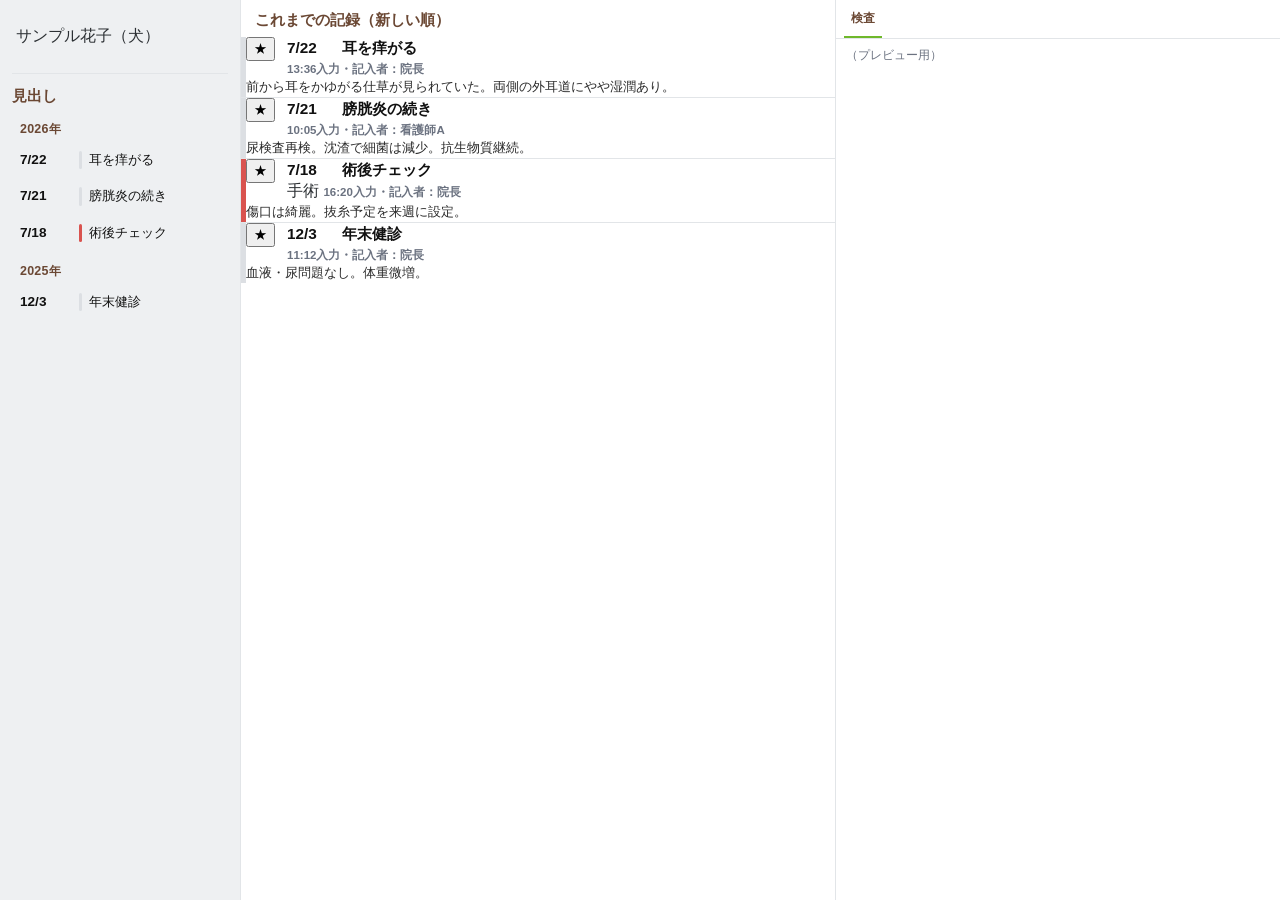
<file: tools/column-layout-preview.html>
<!DOCTYPE html>
<html lang="ja">
<head>
  <meta charset="UTF-8" />
  <meta name="viewport" content="width=device-width, initial-scale=1" />
  <title>中央・左カラム表示プレビュー</title>
  <link rel="stylesheet" href="../css/style.css" />
  <style>
    html, body { height: 100%; margin: 0; }
    .app { display: flex !important; height: 100vh; }
    .center-main { display: flex !important; }
    .lock-screen { display: none !important; }
  </style>
</head>
<body>
  <div id="app-shell" class="app">
    <div class="layout">
      <aside class="col col--left" id="col-left">
        <div class="col-left__inner" id="col-left-inner">
          <div class="left-patient">
            <div class="left-patient__top">
              <p class="left-patient__label">サンプル花子（犬）</p>
            </div>
          </div>
          <div class="left-head"><h2 class="col__title">見出し</h2></div>
          <ul class="headline-list" id="headline-list"></ul>
        </div>
      </aside>
      <section class="col col--center" id="col-center">
        <div class="center-main">
          <div class="timeline-wrap">
            <h2 class="col__title timeline-title">これまでの記録（新しい順）</h2>
            <ul class="timeline" id="timeline"></ul>
          </div>
        </div>
      </section>
      <aside class="col col--right">
        <div class="right-tabs"><button type="button" class="right-tab is-active">検査</button></div>
        <div class="right-panel" style="display:flex"><p class="field__note">（プレビュー用）</p></div>
      </aside>
    </div>
  </div>

  <template id="timeline-item-template">
    <li class="tl-item" data-category="none">
      <span class="tl-item__bar"></span>
      <div class="tl-item__content">
        <div class="tl-item__head">
          <button class="tl-item__star" type="button" aria-pressed="false" title="重要（★）">★</button>
          <span class="tl-item__dot"></span>
          <div class="tl-item__title-row">
            <span class="tl-item__title">
              <span class="tl-item__date"></span>
              <span class="tl-item__headline"></span>
            </span>
            <span class="tl-item__cat-label"></span>
            <span class="tl-item__meta"></span>
          </div>
        </div>
        <p class="tl-item__body"></p>
      </div>
    </li>
  </template>

  <template id="headline-item-template">
    <li class="hl-item">
      <button class="hl-item__btn" type="button">
        <span class="hl-item__date"></span>
        <span class="hl-item__rule" aria-hidden="true"></span>
        <span class="hl-item__text"></span>
      </button>
    </li>
  </template>

  <script>
    const entries = [
      {
        id: "1",
        recordDate: "2026-07-22",
        headline: "耳を痒がる",
        body: "前から耳をかゆがる仕草が見られていた。両側の外耳道にやや湿潤あり。",
        author: "院長",
        enteredMs: Date.parse("2026-07-22T13:36:00"),
        category: "none",
        important: true,
      },
      {
        id: "2",
        recordDate: "2026-07-21",
        headline: "膀胱炎の続き",
        body: "尿検査再検。沈渣で細菌は減少。抗生物質継続。",
        author: "看護師A",
        enteredMs: Date.parse("2026-07-21T10:05:00"),
        category: "none",
        important: false,
      },
      {
        id: "3",
        recordDate: "2026-07-18",
        headline: "術後チェック",
        body: "傷口は綺麗。抜糸予定を来週に設定。",
        author: "院長",
        enteredMs: Date.parse("2026-07-18T16:20:00"),
        category: "ope",
        important: false,
      },
      {
        id: "4",
        recordDate: "2025-12-03",
        headline: "年末健診",
        body: "血液・尿問題なし。体重微増。",
        author: "院長",
        enteredMs: Date.parse("2025-12-03T11:12:00"),
        category: "none",
        important: false,
      },
    ];

    function pad2(n) { return String(n).padStart(2, "0"); }
    function mdFromStr(dateStr) {
      if (!dateStr) return "";
      const [, m, d] = dateStr.split("-");
      return `${Number(m)}/${Number(d)}`;
    }
    function yearFromStr(dateStr) {
      return (dateStr || "").split("-")[0] || "";
    }
    function hmFromMs(ms) {
      const d = new Date(ms);
      return `${d.getHours()}:${pad2(d.getMinutes())}`;
    }
    function categoryShort(id) {
      return { ope: "手術", admission: "入院", referral: "紹介" }[id] || "";
    }
    function buildEntrySideMeta(entry) {
      const timePart = entry.enteredMs ? `${hmFromMs(entry.enteredMs)}入力` : "";
      const author = entry.author || "";
      if (timePart && author) return `${timePart}・記入者：${author}`;
      return timePart || (author ? `記入者：${author}` : "");
    }

    const timelineEl = document.getElementById("timeline");
    const headlineList = document.getElementById("headline-list");
    const timelineItemTemplate = document.getElementById("timeline-item-template");
    const headlineItemTemplate = document.getElementById("headline-item-template");

    entries.forEach((entry) => {
      const fragment = timelineItemTemplate.content.cloneNode(true);
      const li = fragment.querySelector(".tl-item");
      li.dataset.category = entry.category || "none";
      li.querySelector(".tl-item__star").setAttribute("aria-pressed", String(Boolean(entry.important)));
      li.querySelector(".tl-item__date").textContent = mdFromStr(entry.recordDate);
      li.querySelector(".tl-item__headline").textContent = entry.headline;
      li.querySelector(".tl-item__cat-label").textContent = categoryShort(entry.category);
      li.querySelector(".tl-item__meta").textContent = buildEntrySideMeta(entry);
      li.querySelector(".tl-item__body").textContent = entry.body;
      timelineEl.appendChild(li);
    });

    let lastYear = null;
    entries.forEach((entry) => {
      const year = yearFromStr(entry.recordDate);
      if (year && year !== lastYear) {
        lastYear = year;
        const yearLi = document.createElement("li");
        yearLi.className = "hl-year";
        yearLi.textContent = `${year}年`;
        headlineList.appendChild(yearLi);
      }
      const fragment = headlineItemTemplate.content.cloneNode(true);
      const li = fragment.querySelector(".hl-item");
      li.classList.toggle("is-important", Boolean(entry.important));
      li.dataset.category = entry.category || "none";
      li.querySelector(".hl-item__date").textContent = mdFromStr(entry.recordDate);
      li.querySelector(".hl-item__text").textContent = entry.headline;
      headlineList.appendChild(li);
    });
  </script>
</body>
</html>
</file>
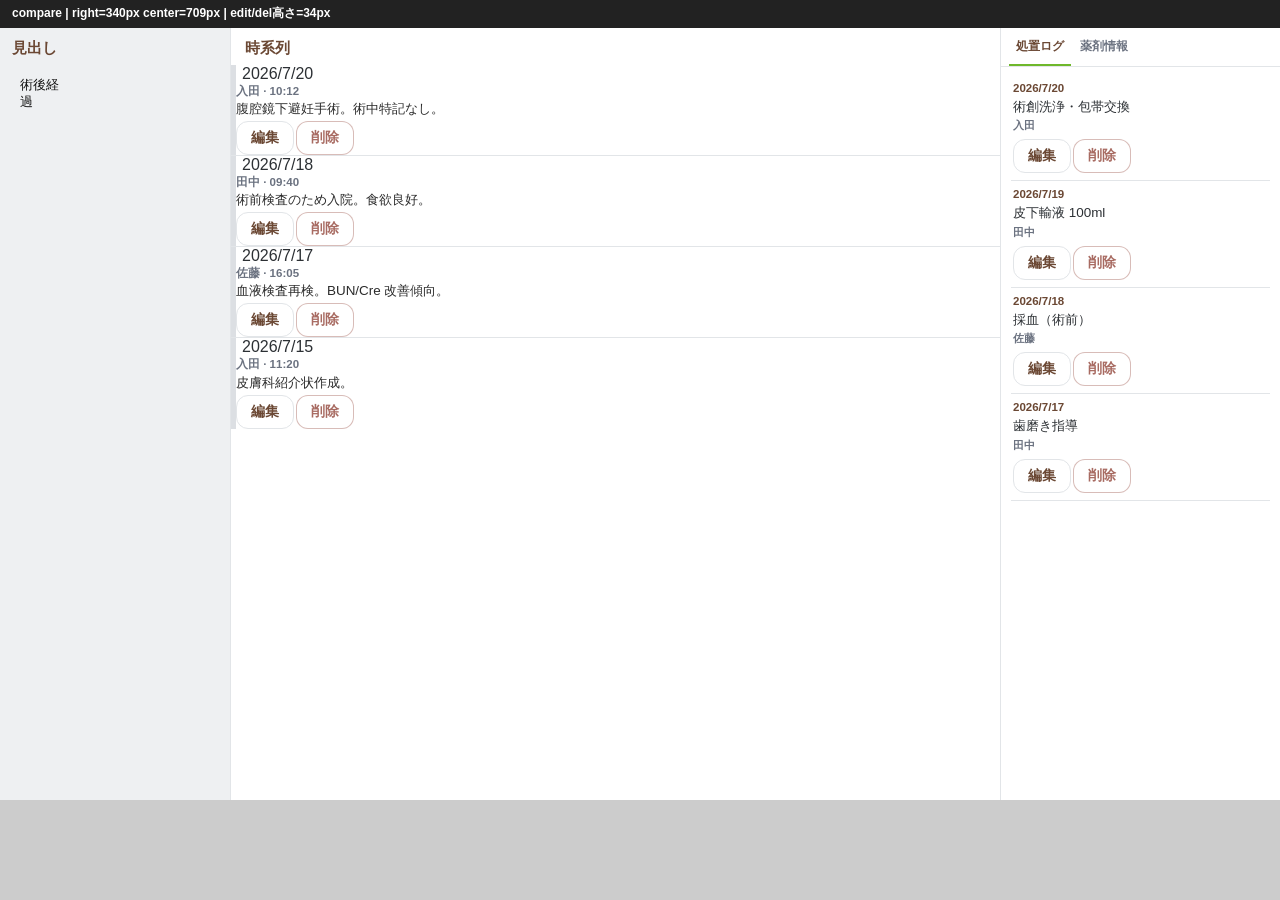
<file: tools/right-width-preview.html>
<!DOCTYPE html>
<html lang="ja">
<head>
  <meta charset="UTF-8" />
  <title>右幅・ボタン比較</title>
  <link rel="stylesheet" href="../css/style.css" />
  <style>
    html, body { height: 100%; margin: 0; overflow: hidden; background: #ccc; }
    .shell { width: 1280px; height: 800px; margin: 0 auto; display: flex; flex-direction: column; background: var(--color-cream); }
    .banner { flex-shrink: 0; padding: 6px 12px; font: 700 12px/1.3 sans-serif; background: #222; color: #fff; white-space: pre-wrap; }
    .layout-preview { flex: 1; min-height: 0; display: grid; grid-template-columns: var(--left-col-width, 210px) minmax(0,1fr) var(--right-col-width, 340px); }
    .layout-preview { --left-col-width: 231px; --right-col-width: var(--preview-right, 340px); }
    .col--center, .col--right { min-height: 0; overflow: hidden; display: flex; flex-direction: column; }
  </style>
</head>
<body>
  <div class="shell">
    <div class="banner" id="banner">…</div>
    <div class="layout layout-preview" id="layout">
      <aside class="col col--left">
        <div class="col-left__inner">
          <div class="left-head"><h2 class="col__title">見出し</h2></div>
          <ul class="headline-list">
            <li class="hl-item"><button type="button" class="hl-item__btn"><span class="hl-item__text">術後経過</span></button></li>
          </ul>
        </div>
      </aside>
      <section class="col col--center">
        <div class="timeline-wrap">
          <h2 class="col__title timeline-title">時系列</h2>
          <ul class="timeline" id="tl"></ul>
        </div>
      </section>
      <aside class="col col--right">
        <div class="right-tabs">
          <button type="button" class="right-tab is-active">処置ログ</button>
          <button type="button" class="right-tab">薬剤情報</button>
        </div>
        <div class="right-panel" style="display:flex">
          <ul class="proc-list" id="procs"></ul>
        </div>
      </aside>
    </div>
  </div>
  <script>
    const params = new URLSearchParams(location.search);
    const right = Number(params.get("right") || getComputedStyle(document.documentElement).getPropertyValue("--right-col-width") || 280);
    document.getElementById("layout").style.setProperty("--preview-right", right + "px");
    // Also sync root var used by style.css layout if any
    document.documentElement.style.setProperty("--right-col-width", right + "px");

    const entries = [
      { head: "2026/7/20", meta: "入田 · 10:12", body: "腹腔鏡下避妊手術。術中特記なし。" },
      { head: "2026/7/18", meta: "田中 · 09:40", body: "術前検査のため入院。食欲良好。" },
      { head: "2026/7/17", meta: "佐藤 · 16:05", body: "血液検査再検。BUN/Cre 改善傾向。" },
      { head: "2026/7/15", meta: "入田 · 11:20", body: "皮膚科紹介状作成。" },
    ];
    const procs = [
      { date: "2026/7/20", content: "術創洗浄・包帯交換", meta: "入田" },
      { date: "2026/7/19", content: "皮下輸液 100ml", meta: "田中" },
      { date: "2026/7/18", content: "採血（術前）", meta: "佐藤" },
      { date: "2026/7/17", content: "歯磨き指導", meta: "田中" },
    ];

    const tl = document.getElementById("tl");
    entries.forEach((e) => {
      const li = document.createElement("li");
      li.className = "tl-item";
      li.dataset.category = "none";
      li.innerHTML = `<div class="tl-item__bar"></div><div class="tl-item__content">
        <div class="tl-item__head"><span class="tl-item__dot"></span><span class="tl-item__headline">${e.head}</span></div>
        <div class="tl-item__meta">${e.meta}</div>
        <p class="tl-item__body">${e.body}</p>
        <div class="tl-item__actions">
          <button type="button" class="btn btn--small btn--outline">編集</button>
          <button type="button" class="btn btn--small btn--danger-outline">削除</button>
        </div></div>`;
      tl.appendChild(li);
    });

    const pl = document.getElementById("procs");
    procs.forEach((p) => {
      const li = document.createElement("li");
      li.className = "proc-card";
      li.innerHTML = `<p class="proc-card__date">${p.date}</p>
        <p class="proc-card__content">${p.content}</p>
        <p class="proc-card__meta">${p.meta}</p>
        <div class="proc-card__actions">
          <button type="button" class="btn btn--small btn--outline">編集</button>
          <button type="button" class="btn btn--small btn--danger-outline">削除</button>
        </div>`;
      pl.appendChild(li);
    });

    requestAnimationFrame(() => {
      const L = document.querySelector(".col--left").getBoundingClientRect();
      const C = document.querySelector(".col--center").getBoundingClientRect();
      const R = document.querySelector(".col--right").getBoundingClientRect();
      const btn = document.querySelector(".tl-item__actions .btn");
      const bh = btn ? Math.round(btn.getBoundingClientRect().height) : 0;
      const label = params.get("label") || "compare";
      const text = `${label} | right=${Math.round(R.width)}px center=${Math.round(C.width)}px | edit/del高さ=${bh}px`;
      document.getElementById("banner").textContent = text;
      document.title = JSON.stringify({ label, right: Math.round(R.width), center: Math.round(C.width), btnH: bh });
    });
  </script>
</body>
</html>
</file>
<file: css/style.css>
:root {
  /* ブランド（要所のアクセント用。広い面塗りには使わない） */
  --color-green: #6fb82b;
  --color-green-dark: #5c9c22;
  --color-green-light: #eaf6db;
  --color-brown: #6b4834;
  --color-brown-light: #f1e6dd;

  /* ベース（白〜ごく薄いグレー） */
  --color-cream: #f5f6f7; /* アプリ地・中央。旧クリームから移行 */
  --color-surface-subtle: #eef0f2; /* 左カラム・区切り用の薄いグレー */
  --color-white: #ffffff;
  --color-text: #2c3034;
  --color-text-muted: #6b7280;
  /* 記録の文字だけ。ボタンや状態モードには使わない。 */
  --entry-text: #111111;
  --entry-text-body: #2b2b2b;
  /* 重要でない記録。実機で #a3a9b0 に決めた。この値は変えない */
  --entry-dimmed: #a3a9b0;
  --color-border: #e2e5e8;

  /* 危険操作（削除など）…彩度を抑えた赤。超過警告とは別トーン */
  --color-danger: #a86b62;

  /* 検査予定・期限の残り日数（4段階） */
  --due-far: #1f7a4d;
  --due-far-border: #5aa87a;
  --due-far-bg: #eef8f2;
  --due-near: #a16207;
  --due-near-border: #d4a017;
  --due-near-bg: #fff8e6;
  --due-close: #c2410c;
  --due-close-border: #ea580c;
  --due-close-bg: #fff1e6;
  --due-overdue: #b91c1c;
  --due-overdue-border: #dc2626;
  --due-overdue-bg: #fef2f2;

  /* 右カラムのまとまり。文字色は変えず、背景だけ。数値だけ後から調整する */
  --right-group-history-bg: #e3f6e6;
  --right-group-contra-bg: #fde8e8;
  --right-group-exam-bg: #e4f2fb;

  /* 移行ステータス「進行中」など、黄系のアクセント（旧★の色を流用） */
  --star: #e0a92b;
  --star-text: #b57e17;
  --star-bg: #fdf3d9;

  /* 見出しカテゴリ色 */
  --cat-ope: #d9534f;         /* オペ / 救急 / 麻酔 */
  --cat-admission: #4a90a4;   /* 入院 */
  --cat-referral: #8a5fbf;    /* 紹介 */
  --cat-none: #dcdfe3;        /* 通常の記録 */

  --radius-lg: 18px;
  --radius-md: 12px;
  --radius-sm: 8px;
  --shadow-card: 0 4px 16px rgba(44, 48, 52, 0.06);

  --header-height: 56px;

  /* 状態モードの患者名幅。履歴の列幅とは分け、状態モードの中身は変えない */
  --hist-left-col-width: 231px;
  /* 履歴（3カラム）だけ。1180px で左 241 / 中央 494 / 右 445 */
  --history-col-left: 241px;
  --history-col-right: 445px;
  --col-pad-top: 10px;
  --view-chrome-pad-x: 16px;

  font-size: 16px;
}

* {
  box-sizing: border-box;
}

html {
  height: 100%;
  overflow: hidden;
  /* ダブルタップズームを抑止（パン／スクロールは許可。ピンチは viewport 側で無効化） */
  touch-action: manipulation;
}

html,
body {
  margin: 0;
  padding: 0;
  height: 100%;
}

body {
  background-color: var(--color-cream);
  color: var(--color-text);
  font-family: "Hiragino Sans", "Hiragino Kaku Gothic ProN", "Yu Gothic",
    "Noto Sans JP", -apple-system, BlinkMacSystemFont, sans-serif;
  -webkit-font-smoothing: antialiased;
  overflow: hidden;
  touch-action: manipulation;
}

/* 入力欄・ボタンでもダブルタップズームを抑止（文字選択は可能のまま） */
button,
a,
input,
textarea,
select,
label,
summary,
[role="button"] {
  touch-action: manipulation;
}

.app {
  position: relative;
  height: 100%;
  height: 100vh;
  height: 100dvh;
  max-height: 100dvh;
  display: flex;
  flex-direction: column;
  overflow: hidden;
  min-height: 0;
}

.app[hidden] {
  display: none !important;
}

/* ===== 起動時ロック画面（本編レイアウトとは独立） ===== */
.lock-screen {
  height: 100vh;
  height: 100dvh;
  max-height: 100dvh;
  box-sizing: border-box;
  display: flex;
  flex-direction: column;
  align-items: center;
  justify-content: flex-start;
  padding: 20px 16px;
  overflow-x: hidden;
  overflow-y: auto;
  -webkit-overflow-scrolling: touch;
  overscroll-behavior: contain;
  /* ロック画面のみブランド色のグラデを維持（本編の薄いグレー地とは分離） */
  background:
    radial-gradient(ellipse 80% 60% at 50% 0%, rgba(111, 184, 43, 0.22), transparent 60%),
    linear-gradient(165deg, #eaf6db 0%, #fbf8f2 45%, #f1e6dd 100%);
}

.lock-screen[hidden] {
  display: none !important;
}

/* 認証状態が確定するまで（Firebase セッションは JS 起動後に確定）。
   ログイン画面もパスコード画面も出さず、読み込み中だけを見せる。 */
#screen-auth-pending {
  display: none;
}

html.is-auth-pending #screen-auth-pending {
  display: flex;
}

/* パスコード画面と本編は既定で hidden のため、ログイン画面だけ抑えれば足りる。
   範囲を広げると、app.js を読まない検証用ページまで隠してしまう。 */
html.is-auth-pending #screen-login {
  display: none !important;
}

.auth-pending__text {
  margin: 0;
  color: var(--color-text-muted);
  font-size: 0.95rem;
}

html.is-unlocked #screen-login,
html.is-unlocked #screen-lock,
html.is-unlocked #screen-auth-pending {
  display: none !important;
}

html.is-unlocked .app {
  display: flex !important;
}

#screen-login .label {
  display: block;
  margin-top: 10px;
  margin-bottom: 4px;
}

#screen-login .label:first-of-type {
  margin-top: 0;
}

#screen-login .input {
  margin-bottom: 2px;
}

/* 本編はヘッダー無しでレイアウト全面利用 */
.app > .layout {
  flex: 1;
  min-height: 0;
}

.lock-screen__inner {
  width: 100%;
  max-width: 420px;
  display: flex;
  flex-direction: column;
  align-items: center;
  gap: 14px;
  /* 余白があるときだけ中央寄せ。足りないときは上からスクロール */
  margin-top: auto;
  margin-bottom: auto;
  flex-shrink: 0;
}

.lock-screen__icon {
  width: 64px;
  height: 64px;
  border-radius: 16px;
  box-shadow: 0 8px 24px rgba(107, 72, 52, 0.12);
}

.lock-screen__brand {
  margin: 0;
  font-size: 1.25rem;
  font-weight: 800;
  color: var(--color-brown);
  letter-spacing: 0.03em;
  text-align: center;
}

.lock-screen__card {
  width: 100%;
}

.lock-api-key-row {
  display: flex;
  align-items: center;
  justify-content: center;
  flex-wrap: wrap;
  gap: 8px;
  margin: 4px 0 2px;
}

.lock-api-key-row__btn {
  font-size: 0.78rem;
  padding: 5px 10px;
}

/* ===== ヘッダー（現行UI未使用。ロック画面は .lock-screen を使用） ===== */
.app-header {
  display: flex;
  align-items: center;
  gap: 10px;
  height: var(--header-height);
  padding: 0 18px;
  background-color: var(--color-green);
  color: var(--color-white);
  flex-shrink: 0;
  box-shadow: 0 2px 8px rgba(0, 0, 0, 0.08);
  z-index: 10;
}

.app-header__icon {
  width: 30px;
  height: 30px;
  border-radius: 7px;
}

.app-header__title {
  font-size: 1.05rem;
  font-weight: 700;
  margin: 0;
  letter-spacing: 0.02em;
}

.app-header__spacer {
  flex: 1;
}

.app-header__karte {
  display: flex;
  gap: 8px;
  align-items: center;
}

.btn--header {
  flex-shrink: 0;
  border: 1.5px solid rgba(255, 255, 255, 0.75);
  background: rgba(255, 255, 255, 0.12);
  color: var(--color-white);
  border-radius: var(--radius-sm);
  padding: 6px 12px;
  font-size: 0.85rem;
  font-weight: 700;
  font-family: inherit;
  cursor: pointer;
}

.btn--header:hover {
  background: rgba(255, 255, 255, 0.22);
}

/* ===== 3カラムレイアウト ===== */
.layout {
  flex: 1;
  min-height: 0;
  height: 100%;
  display: grid;
  --left-col-width: var(--history-col-left);
  --right-col-width: var(--history-col-right);
  grid-template-columns: var(--left-col-width) minmax(0, 1fr) var(--right-col-width);
  /* 行を viewport 高さに拘束し、各カラム内スクロールを有効にする */
  grid-template-rows: minmax(0, 1fr);
  transition: grid-template-columns 0.2s ease;
}

.layout.is-left-collapsed {
  --left-col-width: 44px;
}

.col {
  min-height: 0;
  overflow-y: auto;
  -webkit-overflow-scrolling: touch;
}

.col--left {
  position: relative;
  background-color: var(--color-surface-subtle);
  border-right: 1px solid var(--color-border);
  display: flex;
  flex-direction: column;
  padding: var(--col-pad-top) 12px 14px;
  gap: 10px;
  /* カラム自体はスクロールさせず、開閉ボタンを縦中央に固定する */
  overflow: hidden;
  min-height: 0;
  height: 100%;
}

.col-left__inner {
  display: flex;
  flex-direction: column;
  gap: 10px;
  flex: 1;
  min-height: 0;
  min-width: 0;
  overflow-x: hidden;
  overflow-y: auto;
  -webkit-overflow-scrolling: touch;
}

.left-collapse-btn {
  position: absolute;
  top: 50%;
  right: 0;
  z-index: 6;
  width: 22px;
  height: 44px;
  padding: 0;
  border: 1px solid var(--color-border);
  border-right: none;
  border-radius: var(--radius-sm) 0 0 var(--radius-sm);
  background-color: var(--color-white);
  color: var(--color-brown);
  font-size: 1.05rem;
  font-weight: 700;
  line-height: 1;
  cursor: pointer;
  display: inline-flex;
  align-items: center;
  justify-content: center;
  box-shadow: -1px 1px 4px rgba(44, 48, 52, 0.08);
  font-family: inherit;
  transform: translateY(-50%);
}

.left-collapse-btn:hover {
  border-color: var(--color-green);
  background-color: var(--color-green-light);
}

.left-collapse-btn__icon {
  display: block;
}

.layout.is-left-collapsed .col--left {
  padding: 8px 0;
  align-items: center;
  overflow: hidden;
}

.layout.is-left-collapsed .col-left__inner {
  display: none;
}

/* 折りたたみ時も縦中央は維持（探す必要がないよう位置を揃える） */
.layout.is-left-collapsed .left-collapse-btn {
  position: absolute;
  top: 50%;
  left: 50%;
  right: auto;
  transform: translate(-50%, -50%);
  width: 32px;
  height: 44px;
  margin: 0;
  border: 1px solid var(--color-border);
  border-radius: var(--radius-sm);
  box-shadow: 0 1px 3px rgba(44, 48, 52, 0.08);
}

.col--center {
  /* メイン作業面は白（cream がツールバー下に透けないようにする） */
  background-color: var(--color-white);
  display: flex;
  flex-direction: column;
  overflow: hidden; /* 内側の time-line を独立スクロールさせる */
  /* 上余白は .center-toolbar / .center-gate 側で取る（3カラムで同じ起点） */
  padding-top: 0;
}

.col--right {
  background-color: var(--color-white);
  border-left: 1px solid var(--color-border);
  display: flex;
  flex-direction: column;
  /* 検索パネル（.right-panel--search）だけを縦スクロールさせる */
  overflow: hidden;
  min-height: 0;
  height: 100%;
  max-height: 100%;
  /* 上余白は .right-panel--search 側で取る */
  padding-top: 0;
}

.col__title {
  font-size: 0.95rem;
  font-weight: 700;
  color: var(--color-brown);
  margin: 0;
}

.col-empty {
  color: var(--color-text-muted);
  font-size: 0.85rem;
  line-height: 1.6;
  margin: 12px 4px;
}

/* ===== 左カラム: 患者情報 + 見出し ===== */
.left-patient {
  flex-shrink: 0;
  display: flex;
  align-items: flex-start;
  gap: 8px;
  width: 100%;
  margin: 0 0 2px;
  /* 上端はカラムの --col-pad-top に合わせ、内側上余白は付けない */
  padding: 0 4px 10px;
  border: none;
  border-bottom: 1px solid var(--color-border);
  border-radius: 0;
  background: transparent;
  text-align: left;
  font-family: inherit;
  cursor: pointer;
  color: inherit;
}

.left-patient[hidden] {
  display: none !important;
}

.left-patient:hover {
  background-color: rgba(0, 0, 0, 0.03);
}

.left-patient__back {
  flex: 0 0 auto;
  margin-top: 1px;
  font-size: 1.05rem;
  line-height: 1.2;
  color: var(--color-brown);
}

.left-patient__meta {
  flex: 1 1 auto;
  min-width: 0;
  display: flex;
  flex-direction: column;
  gap: 1px;
}

.left-patient__karte {
  font-size: 0.82rem;
  font-weight: 800;
  color: var(--color-text-muted);
  line-height: 1.25;
  letter-spacing: 0.02em;
}

.left-patient__name {
  font-size: 0.95rem;
  font-weight: 800;
  color: var(--color-brown);
  line-height: 1.3;
  word-break: break-word;
}

.left-head {
  display: flex;
  align-items: center;
  justify-content: space-between;
  gap: 8px;
  flex-shrink: 0;
}

.headline-list {
  list-style: none;
  margin: 0;
  padding: 0;
  display: flex;
  flex-direction: column;
  gap: 4px;
}

.hl-year {
  margin: 10px 4px 2px;
  padding: 0 4px;
  font-size: 0.78rem;
  font-weight: 800;
  color: var(--color-brown);
  letter-spacing: 0.02em;
}

.hl-year:first-child {
  margin-top: 4px;
}

.hl-item__btn {
  width: 100%;
  display: grid;
  /* 日付 ┃ 縦線 ┃ 見出し。日付幅は全行同じにして、縦線と見出しの開始位置を揃える。
     表示は「M/D」。最長の「12/31」は 0.85rem・太字で約 48px。
     旧 38px は「9/30」までしか入らず、10月以降の5文字が切れていた。 */
  --hl-date-width: calc(0.85rem * 3.8);
  grid-template-columns: var(--hl-date-width) 3px minmax(0, 1fr);
  align-items: stretch;
  column-gap: 7px;
  text-align: left;
  background: none;
  border: none;
  border-radius: var(--radius-sm);
  padding: 7px 8px;
  cursor: pointer;
  transition: background-color 0.12s ease;
}

.hl-item__btn:hover {
  background-color: rgba(255, 255, 255, 0.7);
}

.hl-item__btn.is-target {
  background-color: var(--color-white);
  box-shadow: inset 0 0 0 1.5px var(--color-green);
}

/* カテゴリを表す縦線。行の高さいっぱいに伸ばす。 */
.hl-item__rule {
  align-self: stretch;
  border-radius: 2px;
  --hl-cat-color: var(--cat-none);
  background-color: var(--hl-cat-color);
}

.hl-item[data-category="ope"] .hl-item__rule {
  --hl-cat-color: var(--cat-ope);
}
.hl-item[data-category="admission"] .hl-item__rule {
  --hl-cat-color: var(--cat-admission);
}
.hl-item[data-category="referral"] .hl-item__rule {
  --hl-cat-color: var(--cat-referral);
}

.hl-item__date {
  align-self: start;
  font-size: 0.85rem;
  font-weight: 800;
  font-variant-numeric: tabular-nums;
  font-feature-settings: "tnum" 1;
  color: var(--entry-text);
  line-height: 1.35;
  white-space: nowrap;
  overflow: hidden;
  text-overflow: ellipsis;
}

.hl-item__text {
  align-self: start;
  font-size: 0.82rem;
  font-weight: 500;
  color: var(--entry-text);
  line-height: 1.35;
  overflow-wrap: anywhere;
}

/* 重要でない回。縦線の色はカテゴリのまま残す。絵文字も色を落とす */
.hl-item.is-dimmed .hl-item__date,
.hl-item.is-dimmed .hl-item__text {
  color: var(--entry-dimmed);
}

.hl-item.is-dimmed .hl-item__text {
  filter: grayscale(1);
}

/* ===== 中央カラム ===== */
.center-gate {
  flex: 1;
  min-height: 0;
  overflow-x: hidden;
  overflow-y: auto;
  -webkit-overflow-scrolling: touch;
  overscroll-behavior: contain;
  display: flex;
  flex-direction: column;
  align-items: center;
  justify-content: flex-start;
  padding: 20px 16px;
  box-sizing: border-box;
}

.center-gate[hidden] {
  display: none !important;
}

.gate-card {
  width: 100%;
  max-width: 420px;
  margin-top: auto;
  margin-bottom: auto;
  flex-shrink: 0;
  box-sizing: border-box;
}

.numpad--gate {
  max-width: 100%;
  width: 100%;
  margin: 4px auto 0;
}

.numpad--gate .numpad__btn {
  min-height: 44px;
}

.karte-name-search {
  display: flex;
  flex-direction: column;
  gap: 8px;
  margin-top: 4px;
  padding-top: 12px;
  border-top: 1px solid var(--color-border);
}

.karte-name-search__status {
  margin: 0;
}

.karte-name-search__list {
  list-style: none;
  margin: 0;
  padding: 0;
  display: flex;
  flex-direction: column;
  gap: 6px;
  max-height: 220px;
  overflow-x: hidden;
  overflow-y: auto;
  -webkit-overflow-scrolling: touch;
}

.karte-name-search__item {
  margin: 0;
}

.karte-name-search__btn {
  width: 100%;
  text-align: left;
  border: 1.5px solid var(--color-border);
  border-radius: var(--radius-md);
  background: var(--color-cream);
  padding: 10px 12px;
  display: flex;
  flex-direction: column;
  gap: 2px;
  cursor: pointer;
  font-family: inherit;
}

.karte-name-search__btn:hover,
.karte-name-search__btn:active {
  background: var(--color-white);
  border-color: var(--color-green);
}

.karte-name-search__number {
  font-size: 0.92rem;
  font-weight: 800;
  font-variant-numeric: tabular-nums;
  color: var(--color-brown);
  letter-spacing: 0.06em;
}

.karte-name-search__animal,
.karte-name-search__owner {
  font-size: 0.82rem;
  color: var(--color-text);
  word-break: break-word;
}

.karte-name-search__owner {
  color: var(--color-text-muted);
}

.card {
  background-color: var(--color-white);
  border-radius: var(--radius-lg);
  box-shadow: var(--shadow-card);
  padding: 20px;
  display: flex;
  flex-direction: column;
  gap: 12px;
}

.card__title {
  font-size: 1.05rem;
  font-weight: 700;
  margin: 0;
  color: var(--color-brown);
  display: flex;
  align-items: center;
  gap: 8px;
  flex-wrap: wrap;
}

.card__hint {
  font-size: 0.85rem;
  color: var(--color-text-muted);
  margin: -4px 0 0;
}

/* メイン作業エリア */
.center-main {
  flex: 1;
  min-height: 0;
  display: flex;
  flex-direction: column;
}

.center-main[hidden] {
  display: none !important;
}

.center-toolbar {
  flex-shrink: 0;
  display: flex;
  flex-direction: column;
  align-items: stretch;
  gap: 6px;
  padding: var(--col-pad-top) var(--view-chrome-pad-x) 8px;
  border-bottom: 1px solid var(--color-border);
  background-color: var(--color-white);
}

.center-toolbar__main {
  display: flex;
  /* center だと枠線付きボタンに合わせて主ボタンが数px下がるため、上端基準で揃える */
  align-items: flex-start;
  gap: 8px;
}

.hide-dimmed {
  display: flex;
  align-items: center;
  gap: 6px;
  min-height: 44px;
  margin: 0;
  font-size: 0.82rem;
  font-weight: 700;
  color: var(--color-text);
  cursor: pointer;
  user-select: none;
}

.hide-dimmed__input {
  width: 18px;
  height: 18px;
  margin: 0;
  flex-shrink: 0;
  accent-color: var(--color-brown);
}

.hide-dimmed__count {
  font-weight: 700;
  color: var(--color-text-muted);
}

.hide-dimmed__count[hidden] {
  display: none !important;
}

.hide-dimmed.is-disabled {
  opacity: 0.4;
  cursor: not-allowed;
}

/* 実体は .app-view-chrome。ここは定型文などが重ならないための幅だけ取る */
.app-view-chrome-slot {
  display: flex;
  align-items: flex-start;
  gap: 8px;
  flex-shrink: 0;
  margin-left: calc(var(--history-col-left) - var(--left-col-width));
  visibility: hidden;
  pointer-events: none;
}

.center-toolbar__end {
  margin-left: auto;
  display: flex;
  align-items: center;
  gap: 8px;
}

.migration-status-row {
  display: flex;
  flex-wrap: wrap;
  gap: 8px;
}

.migration-status-btn {
  min-width: 4.5em;
  padding: 8px 12px;
  border-radius: var(--radius-sm);
  border: 1.5px solid var(--color-border);
  background: var(--color-white);
  font-weight: 700;
  cursor: pointer;
}

/* ツールバーの移行ボタン。色はモーダル内の .migration-status-btn--* と揃える */
.migration-progress-btn.is-status-not_started {
  color: #fff;
  background-color: var(--cat-ope);
  border-color: var(--cat-ope);
}

.migration-progress-btn.is-status-in_progress {
  color: var(--star-text);
  background-color: var(--star-bg);
  border-color: var(--star);
}

.migration-progress-btn.is-status-done {
  color: #fff;
  background-color: var(--color-green);
  border-color: var(--color-green-dark);
}

.migration-status-btn--not_started.is-selected {
  color: #fff;
  background-color: var(--cat-ope);
  border-color: var(--cat-ope);
}

.migration-status-btn--in_progress.is-selected {
  color: var(--star-text);
  background-color: var(--star-bg);
  border-color: var(--star);
}

.migration-status-btn--done.is-selected {
  color: #fff;
  background-color: var(--color-green);
  border-color: var(--color-green-dark);
}

.app-menu {
  position: relative;
}

.app-menu__trigger {
  min-width: 36px;
  padding-left: 8px;
  padding-right: 8px;
}

.app-menu__icon {
  font-size: 1.05rem;
  line-height: 1;
}

.app-menu__panel {
  position: absolute;
  top: calc(100% + 6px);
  right: 0;
  z-index: 40;
  min-width: 168px;
  padding: 6px;
  border: 1.5px solid var(--color-border);
  border-radius: var(--radius-md);
  background-color: var(--color-white);
  box-shadow: 0 8px 22px rgba(58, 51, 44, 0.14);
}

.app-menu__panel[hidden] {
  display: none !important;
}

.app-menu__item {
  display: block;
  width: 100%;
  border: none;
  background: transparent;
  text-align: left;
  padding: 9px 12px;
  border-radius: 8px;
  font-family: inherit;
  font-size: 0.88rem;
  font-weight: 700;
  color: var(--color-text);
  cursor: pointer;
}

.app-menu__item:hover,
.app-menu__item:focus-visible {
  background-color: rgba(111, 184, 43, 0.12);
  outline: none;
}

.visually-hidden {
  position: absolute;
  width: 1px;
  height: 1px;
  padding: 0;
  margin: -1px;
  overflow: hidden;
  clip: rect(0, 0, 0, 0);
  white-space: nowrap;
  border: 0;
}

.field {
  display: flex;
  flex-direction: column;
  gap: 6px;
}

.field--inline {
  flex-direction: row;
  align-items: center;
  gap: 10px;
  flex-wrap: wrap;
}

.field__note {
  font-size: 0.78rem;
  color: var(--color-text-muted);
  margin: 0;
}

.label {
  font-size: 0.82rem;
  font-weight: 700;
  color: var(--color-brown);
}

.input,
.textarea {
  width: 100%;
  border: 1.5px solid var(--color-border);
  border-radius: var(--radius-md);
  padding: 11px 13px;
  font-size: 1rem;
  font-family: inherit;
  background-color: var(--color-cream);
  color: var(--color-text);
  transition: border-color 0.15s ease, background-color 0.15s ease;
}

.input:focus,
.textarea:focus {
  outline: none;
  border-color: var(--color-green);
  background-color: var(--color-white);
}

.input--large {
  font-size: 2rem;
  font-weight: 700;
  letter-spacing: 0.15em;
  padding: 16px 14px;
}

.input--center {
  text-align: center;
}

.input--date {
  width: auto;
  /* 狭いコンテナでは 100% までに抑え、横並び時の溢れ・重なりを防ぐ */
  min-width: min(12.5rem, 100%);
  max-width: 100%;
  font-size: 0.95rem;
  padding: 9px 12px;
  box-sizing: border-box;
}

/* YYYYMMDD の8桁欄。カレンダー欄（.input--date）とは別 */
.ymd-field {
  display: flex;
  align-items: center;
  gap: 8px;
  min-width: 0;
}

.input.input--ymd {
  width: 8.6em;
  min-width: 8.6em;
  max-width: 8.6em;
  font-variant-numeric: tabular-nums;
  font-feature-settings: "tnum" 1;
  letter-spacing: 0.04em;
}

.ymd-preview {
  flex-shrink: 0;
  font-size: 0.85rem;
  font-weight: 700;
  color: var(--color-text);
  white-space: nowrap;
}

/* 検査予定: 項目選択を広めに見せ、予定／実施の2セクションを対等に並べる */
.modal__panel--exam-plan .modal__body {
  gap: 10px;
  padding: 12px 16px 14px;
}

.modal__panel--exam-plan .med-linear-picker {
  height: min(38vh, 300px);
  max-height: min(38vh, 300px);
}

.modal__panel--exam-plan .exam-plan-items-field {
  margin: 0;
}

.exam-plan-last-done {
  margin: 0;
  font-weight: 700;
  color: var(--color-brown);
}

.exam-plan-dual {
  display: grid;
  grid-template-columns: minmax(0, 1.15fr) minmax(0, 1fr);
  gap: 10px;
  align-items: stretch;
  margin-top: 2px;
}

.exam-plan-section {
  position: relative;
  z-index: 1;
  display: flex;
  flex-direction: column;
  gap: 6px;
  min-width: 0;
  margin: 0;
  padding: 10px 12px 12px;
  border: 1.5px solid var(--color-border);
  border-radius: var(--radius-md);
  background: var(--color-cream);
  scroll-margin-top: 8px;
  overflow-x: hidden;
}

.exam-plan-section__title {
  margin: 0;
  font-size: 0.92rem;
  font-weight: 800;
  color: var(--color-brown);
  letter-spacing: 0.02em;
}

.exam-due-compact {
  display: flex;
  flex-direction: column;
  gap: 6px;
  min-width: 0;
  max-width: 100%;
}

.exam-due-compact__date-row {
  display: flex;
  flex-direction: column;
  gap: 2px;
  min-width: 0;
  max-width: 100%;
}

.exam-due-compact__date-row--range {
  display: grid;
  grid-template-columns: minmax(0, 1fr) minmax(0, 1fr);
  gap: 8px;
  align-items: end;
}

.exam-due-compact__date-pair {
  display: flex;
  flex-direction: column;
  gap: 2px;
  min-width: 0;
}

.exam-due-compact__date-pair.is-active .exam-due-compact__date {
  border-color: var(--color-green);
  box-shadow: 0 0 0 1px var(--color-green);
}

.exam-due-calendar__row--range {
  display: grid;
  grid-template-columns: minmax(0, 1fr) minmax(0, 1fr);
  gap: 8px;
  align-items: end;
}

.exam-due-calendar__pair {
  display: flex;
  flex-direction: column;
  gap: 2px;
  min-width: 0;
}

.exam-due-compact__date-pair .label--sub,
.exam-due-calendar__pair .label--sub {
  font-size: 0.78rem;
  line-height: 1.25;
  white-space: nowrap;
}

.exam-due-compact__date,
.exam-plan-section .input--date,
.exam-plan-done-block .input--date {
  width: 100%;
  max-width: 100%;
  min-width: 0;
  box-sizing: border-box;
  background-color: var(--color-white);
}

.exam-due-compact__relative {
  /* 左4行・右3×4 を同じ1マス高さで揃える */
  --due-cell-h: 2.25rem;
  --due-cell-gap: 4px;
  display: grid;
  grid-template-columns: minmax(4.75rem, 5.5rem) minmax(0, 1fr);
  gap: 10px;
  align-items: start;
  min-width: 0;
}

/* 「0日後／日／週／月」を1列に揃え、テンキーと明確に分離 */
.exam-due-compact__units {
  display: grid;
  grid-template-rows: repeat(4, var(--due-cell-h));
  gap: var(--due-cell-gap);
  min-width: 0;
  width: 100%;
}

/* 子の stack を親グリッドに直結し、表示＋日／週／月で4行にする */
.exam-due-compact__units .interval-unit-buttons--stack {
  display: contents;
  margin-top: 0;
}

.exam-due-compact__units .interval-unit-buttons--stack .interval-unit-btn,
.exam-due-compact__units .interval-value-display--compact {
  box-sizing: border-box;
  width: 100%;
  height: 100%;
  min-height: 0;
  margin: 0;
  padding: 0 4px;
  display: flex;
  align-items: center;
  justify-content: center;
  text-align: center;
  font-size: 0.82rem;
  font-weight: 800;
  line-height: 1.15;
  letter-spacing: 0.02em;
  border-radius: var(--radius-sm);
  border: 1.5px solid var(--color-border);
}

.exam-due-compact__units .interval-value-display--compact {
  background-color: var(--color-white);
  color: var(--color-text);
}

.exam-due-compact__units .interval-unit-buttons--stack .interval-unit-btn {
  background-color: var(--color-cream);
  color: var(--color-text);
  cursor: pointer;
  font-family: inherit;
  flex: none;
}

.exam-due-compact__relative .numpad.numpad--compact {
  justify-self: stretch;
  max-width: none;
  width: 100%;
  gap: var(--due-cell-gap);
  grid-template-columns: repeat(3, minmax(0, 1fr));
  grid-template-rows: repeat(4, var(--due-cell-h));
}

.exam-due-compact__relative .numpad.numpad--compact .numpad__btn {
  box-sizing: border-box;
  height: 100%;
  min-height: 0;
  padding: 0 2px;
  display: flex;
  align-items: center;
  justify-content: center;
  font-size: 0.88rem;
  line-height: 1.15;
}

.exam-plan-done-check {
  margin: 2px 0 0;
}

.exam-plan-done-block {
  display: flex;
  flex-direction: column;
  gap: 6px;
  margin-top: 2px;
  opacity: 1;
  transition: opacity 0.15s ease;
}

.exam-plan-done-block.is-disabled {
  opacity: 0.45;
}

.exam-plan-done-block__row {
  display: flex;
  flex-direction: column;
  gap: 2px;
}

/* 実施記録の「継続として記録／単発として記録」トグル */
.exam-plan-done-record-mode {
  align-self: flex-start;
  margin: 1px 0 0;
}

.exam-plan-done-block .input--date {
  background-color: var(--color-white);
}

/* 詳細シート側の従来カレンダー行（予定登録モーダルとは分離） */
.exam-due-calendar {
  display: flex;
  flex-direction: column;
  gap: 6px;
}

.exam-due-calendar__caption {
  margin: 0;
}

.exam-due-calendar__row {
  display: flex;
  align-items: center;
  gap: 8px;
}

.exam-due-calendar__input {
  flex: 1 1 auto;
  width: 100%;
  min-width: 0;
  background-color: var(--color-white);
}

.exam-due-calendar__btn {
  flex-shrink: 0;
  white-space: nowrap;
}

#exam-item-sheet .exam-due-field {
  position: relative;
  z-index: 1;
  margin-top: 4px;
  padding-top: 14px;
  border-top: 1px solid var(--color-border);
  scroll-margin-top: 12px;
  background: var(--color-white);
}

.exam-plan-dual:has(#exam-plan-done-field[hidden]),
.exam-plan-dual:has(#exam-plan-section-plan[hidden]) {
  grid-template-columns: 1fr;
}

/* 「予定として登録／実施記録を追加」の切り替え。項目選択の直下に置く */
.exam-plan-mode-toggle {
  align-self: flex-start;
  margin: 2px 0 0;
}

/* 処置予定モーダルの「予定を登録／実施を記録」切り替え */
.procedure-plan-mode-toggle {
  align-self: flex-start;
  margin: -6px 0 0;
}

@media (max-width: 640px) {
  .exam-plan-dual {
    grid-template-columns: 1fr;
  }

  /* 縦積み時は実施記録を先に見せ、単位は横並びにして高さを抑える（テンキーは3×4のまま） */
  .exam-plan-section--done {
    order: -1;
  }

  .exam-due-compact__relative {
    grid-template-columns: minmax(4.75rem, 5.5rem) minmax(0, 1fr);
    gap: 8px;
    --due-cell-h: 2.1rem;
  }

  .modal__panel--exam-plan .med-linear-picker {
    height: min(32vh, 240px);
    max-height: min(32vh, 240px);
  }
}

.textarea {
  resize: vertical;
  min-height: 84px;
  line-height: 1.6;
}

/* 記入者 横一列 */
.author-row {
  display: flex;
  flex-wrap: wrap;
  gap: 7px;
}

.author-btn {
  border: 1.5px solid var(--color-border);
  background-color: var(--color-cream);
  color: var(--color-text);
  border-radius: 999px;
  padding: 7px 14px;
  font-size: 0.88rem;
  font-weight: 600;
  cursor: pointer;
  transition: all 0.12s ease;
  font-family: inherit;
}

.author-btn:hover {
  border-color: var(--color-green);
}

.author-btn.is-selected {
  background-color: var(--color-green);
  border-color: var(--color-green);
  color: var(--color-white);
}

/* 見出しオプション（カテゴリ） */
.headline-options {
  display: flex;
  align-items: center;
  gap: 8px;
  flex-wrap: wrap;
}

.category-buttons {
  display: flex;
  gap: 6px;
  flex-wrap: wrap;
}

.category-btn {
  display: inline-flex;
  align-items: center;
  gap: 6px;
  border: 1.5px solid var(--color-border);
  background-color: var(--color-cream);
  color: var(--color-text);
  border-radius: 999px;
  padding: 6px 12px;
  font-size: 0.82rem;
  font-weight: 600;
  cursor: pointer;
  transition: all 0.12s ease;
  font-family: inherit;
}

.category-btn__dot {
  width: 9px;
  height: 9px;
  border-radius: 50%;
  border: 1.5px solid var(--color-border);
  background-color: transparent;
}

.category-btn[data-category="ope"] .category-btn__dot {
  background-color: var(--cat-ope);
  border-color: var(--cat-ope);
}
.category-btn[data-category="admission"] .category-btn__dot {
  background-color: var(--cat-admission);
  border-color: var(--cat-admission);
}
.category-btn[data-category="referral"] .category-btn__dot {
  background-color: var(--cat-referral);
  border-color: var(--cat-referral);
}

.category-btn.is-selected {
  border-color: var(--color-brown);
  background-color: var(--color-brown-light);
  color: var(--color-brown);
}

/* 定型文ボタン */
.template-buttons {
  display: flex;
  flex-wrap: wrap;
  gap: 7px;
}

.template-btn {
  border: 1.5px dashed var(--color-border);
  background-color: var(--color-white);
  color: var(--color-brown);
  border-radius: var(--radius-md);
  padding: 7px 13px;
  font-size: 0.85rem;
  font-weight: 600;
  cursor: pointer;
  transition: all 0.12s ease;
  font-family: inherit;
}

.template-btn:hover {
  border-color: var(--color-green);
  border-style: solid;
  background-color: var(--color-green-light);
}

/* ===== 時系列 ===== */
.timeline-wrap {
  --tl-bar-w: 5px;
  --tl-date-w: 3.1em;
  --tl-head-gap: 6px;
  --tl-pad-x: 12px;
  --tl-pad-y: 11px;
  flex: 1;
  min-height: 0;
  overflow-y: auto;
  padding: 10px 0 20px;
  background-color: var(--color-white);
}

.timeline-title {
  margin: 0 14px 6px;
}

.timeline {
  list-style: none;
  margin: 0;
  padding: 0;
  display: flex;
  flex-direction: column;
  gap: 0;
}

/* カード枠をやめ、左色バー＋区切り線で視線の軸を作る */
.tl-item {
  display: flex;
  flex-direction: row;
  align-items: stretch;
  gap: 0;
  border: none;
  border-bottom: 1px solid var(--color-border);
  border-radius: 0;
  background-color: var(--color-white);
  overflow: visible;
  scroll-margin-top: 8px;
}

.tl-item:last-child {
  border-bottom: none;
}

.tl-item__bar {
  width: var(--tl-bar-w);
  flex-shrink: 0;
  align-self: stretch;
  background-color: var(--cat-none);
}

.tl-item[data-category="ope"] .tl-item__bar {
  background-color: var(--cat-ope);
}
.tl-item[data-category="admission"] .tl-item__bar {
  background-color: var(--cat-admission);
}
.tl-item[data-category="referral"] .tl-item__bar {
  background-color: var(--cat-referral);
}

.tl-item.is-flash {
  box-shadow: inset 0 0 0 2px var(--color-green);
}

.tl-item__main {
  flex: 1;
  min-width: 0;
  padding: var(--tl-pad-y) var(--tl-pad-x) var(--tl-pad-y) 10px;
  display: flex;
  flex-direction: column;
  gap: 4px;
  background-color: var(--color-white);
}

.tl-item__head {
  display: flex;
  align-items: baseline;
  gap: var(--tl-head-gap);
  min-width: 0;
}

.tl-item__title {
  display: flex;
  align-items: baseline;
  flex-wrap: wrap;
  gap: 0 0.5em;
  min-width: 0;
  font-size: 0.96rem;
  font-weight: 800;
  color: var(--entry-text);
  line-height: 1.35;
}

.tl-item__date {
  flex-shrink: 0;
  width: var(--tl-date-w);
  white-space: nowrap;
  font-variant-numeric: tabular-nums;
  font-feature-settings: "tnum" 1;
}

.tl-item__headline {
  font-weight: inherit;
  color: inherit;
  min-width: 0;
  word-break: break-word;
}

.tl-item__body {
  margin: 0;
  white-space: pre-wrap;
  word-break: break-word;
  line-height: 1.5;
  font-size: 0.84rem;
  font-weight: 400;
  color: var(--entry-text-body);
}

.tl-item__body[hidden] {
  display: none !important;
}

/* 重要でない回。左のカテゴリ色バーは残す。見出しの絵文字も色を落とす */
.tl-item.is-dimmed .tl-item__title,
.tl-item.is-dimmed .tl-item__body {
  color: var(--entry-dimmed);
}

.tl-item.is-dimmed .tl-item__headline {
  filter: grayscale(1);
}

.is-search-target {
  outline: 2px solid #c9a06a;
  outline-offset: 2px;
  background-color: #fff8ee !important;
  transition: background-color 0.2s ease;
}

.tl-item__meta {
  margin: 0;
  font-size: 0.72rem;
  color: var(--color-text-muted);
  font-weight: 600;
  line-height: 1.4;
}

.tl-item__meta[hidden] {
  display: none !important;
}

.tl-item__actions {
  display: flex;
  justify-content: flex-start;
  gap: 2px;
  margin-top: 2px;
}

/* ===== 右カラム ===== */
.right-tabs {
  display: flex;
  flex-wrap: wrap;
  align-items: flex-start;
  gap: 2px;
  margin: 0;
  /* 左カラム・中央ツールバーと同じ --col-pad-top から開始 */
  padding: var(--col-pad-top) 8px 0;
  border-bottom: 1px solid var(--color-border);
  flex-shrink: 0;
  background-color: var(--color-white);
}

.right-tab {
  border: none;
  background: none;
  /* 上パディングなし＝タブ行の上端＝カラム上端余白の直後。
     line-height を詰めて、字体アセントによる見た目の下ズレを抑える */
  padding: 0 7px 8px;
  min-height: 28px;
  font-size: 0.74rem;
  font-weight: 700;
  color: var(--color-text-muted);
  border-bottom: 2px solid transparent;
  cursor: pointer;
  font-family: inherit;
  line-height: 1;
}

.right-tab:hover:not(:disabled) {
  color: var(--color-brown);
}

.right-tab.is-active {
  color: var(--color-brown);
  border-bottom-color: var(--color-green);
}

.right-tab:disabled {
  cursor: not-allowed;
  opacity: 0.5;
}

/* 期限・特記の注意色（アクティブ／ホバーでも優先） */
.right-tab.right-tab--due-near,
.right-tab.right-tab--due-near.is-active,
.right-tab.right-tab--due-near:hover:not(:disabled) {
  color: var(--due-near);
}

.right-tab.right-tab--due-close,
.right-tab.right-tab--due-close.is-active,
.right-tab.right-tab--due-close:hover:not(:disabled) {
  color: var(--due-close);
}

.right-tab.right-tab--due-overdue,
.right-tab.right-tab--due-overdue.is-active,
.right-tab.right-tab--due-overdue:hover:not(:disabled),
.right-tab.right-tab--note-high,
.right-tab.right-tab--note-high.is-active,
.right-tab.right-tab--note-high:hover:not(:disabled) {
  color: var(--due-overdue);
}

.right-empty {
  flex: 1;
  display: flex;
  align-items: center;
  justify-content: center;
  padding: 24px;
  text-align: center;
  color: var(--color-text-muted);
  font-size: 0.88rem;
  line-height: 1.7;
  margin: 0;
}

.right-empty[hidden] {
  display: none !important;
}

.right-panel {
  /* タブ直下のコンテンツ領域：高さはカラム残り分に拘束し、中身が増えたら縦スクロール */
  flex: 1 1 0;
  min-height: 0;
  overflow-x: hidden;
  overflow-y: auto;
  -webkit-overflow-scrolling: touch;
  overscroll-behavior: contain;
  padding: 8px 10px 20px;
  display: flex;
  flex-direction: column;
  gap: 16px;
  /* 子を縮めて overflow:hidden で切らない（スクロール不能の原因になる） */
  align-content: flex-start;
}

.right-panel > * {
  flex-shrink: 0;
}

.right-panel[hidden] {
  display: none !important;
}

/* 右カラムがタブなし・検索専用になったため、他カラムと同じ上余白をここで取る */
.right-panel--search {
  padding-top: var(--col-pad-top);
}

/* 既往歴・特記は状態モードと同じカード。高さは切らず、右カラムの縦スクロールで下の検索・AIまで届く */
#right-block-history {
  min-width: 0;
  background-color: var(--right-group-history-bg);
}

/* 禁忌・副作用歴。空のときは目立たせない。本文があるときだけ赤系。 */
.contra-card-wrap {
  min-width: 0;
  display: flex;
  flex-direction: column;
  gap: 4px;
}

.contra-card {
  min-width: 0;
  border: 1px solid var(--color-border);
  border-radius: var(--radius-md);
  background-color: var(--color-white);
  box-shadow: var(--shadow-card);
  padding: 10px 12px 12px;
}

.contra-card.is-filled {
  border-color: var(--due-overdue-border);
  background-color: var(--right-group-contra-bg);
}

.contra-card__view {
  min-width: 0;
  cursor: pointer;
  border-radius: var(--radius-sm);
}

.contra-card__view:hover,
.contra-card__view:focus-visible {
  outline: none;
}

.contra-card__view:focus-visible {
  box-shadow: inset 0 0 0 2px var(--color-green);
}

.contra-card__title {
  margin: 0;
  font-size: 0.92rem;
  font-weight: 800;
  color: var(--color-brown);
}

.contra-card.is-filled .contra-card__title {
  color: var(--due-overdue);
}

.contra-card__text {
  margin: 6px 0 0;
  font-size: 0.88rem;
  font-weight: 600;
  line-height: 1.45;
  color: var(--color-text);
  white-space: pre-wrap;
  overflow-wrap: anywhere;
  word-break: break-word;
}

.contra-card__text.is-empty {
  font-weight: 500;
  color: var(--color-text-muted);
}

.contra-card__edit {
  min-width: 0;
  display: flex;
  flex-direction: column;
  gap: 8px;
}

.contra-card__edit[hidden],
.contra-card__view[hidden],
.contra-card__meta[hidden] {
  display: none !important;
}

.contra-card__edit .textarea {
  min-height: 7.5em;
  white-space: pre-wrap;
  overflow-wrap: anywhere;
}

.contra-card__actions {
  display: flex;
  flex-wrap: wrap;
  gap: 8px;
}

.contra-card__meta {
  margin: 0;
  padding: 0 2px;
  font-size: 0.72rem;
  font-weight: 500;
  line-height: 1.3;
  color: var(--color-text-muted);
}

/* 種類別の手書き検査カード。空は見出し1行。赤系にはしない。 */
.exam-cards {
  min-width: 0;
  display: flex;
  flex-direction: column;
  gap: 4px;
}

.exam-note-wrap {
  min-width: 0;
  display: flex;
  flex-direction: column;
  gap: 2px;
}

.exam-note {
  min-width: 0;
  border: 1px solid var(--color-border);
  border-radius: var(--radius-sm);
  background-color: var(--right-group-exam-bg);
  padding: 3px 8px;
}

.exam-note.has-text,
.exam-note-wrap.is-editing .exam-note {
  padding: 6px 8px 7px;
}

.exam-note__view {
  min-width: 0;
  cursor: pointer;
}

.exam-note__view:focus-visible {
  outline: none;
  box-shadow: inset 0 0 0 2px var(--color-green);
  border-radius: 4px;
}

.exam-note__line {
  display: flex;
  align-items: baseline;
  min-width: 0;
  white-space: nowrap;
}

.exam-note__title {
  margin: 0;
  font-size: 0.82rem;
  font-weight: 800;
  line-height: 1.35;
  color: var(--color-brown);
}

.exam-note__mark {
  flex: 0 0 auto;
  font-size: 0.82rem;
  font-weight: 500;
  line-height: 1.35;
  color: var(--color-text-muted);
}

.exam-note__text {
  margin: 3px 0 0;
  font-size: 0.84rem;
  font-weight: 600;
  line-height: 1.45;
  color: var(--color-text);
  white-space: pre-wrap;
  overflow-wrap: anywhere;
  word-break: break-word;
}

.exam-note__edit {
  min-width: 0;
  display: flex;
  flex-direction: column;
  gap: 6px;
}

.exam-note__edit[hidden],
.exam-note__view[hidden],
.exam-note__mark[hidden],
.exam-note__text[hidden],
.exam-note__meta[hidden] {
  display: none !important;
}

.exam-note__edit .textarea {
  min-height: 4.6em;
  white-space: pre-wrap;
  overflow-wrap: anywhere;
}

.exam-note__actions {
  display: flex;
  flex-wrap: wrap;
  gap: 8px;
}

.exam-note__meta {
  margin: 0;
  padding: 0 2px;
  font-size: 0.72rem;
  font-weight: 500;
  line-height: 1.3;
  color: var(--color-text-muted);
}

.right-ai-fold {
  border: 1px solid var(--color-border);
  border-radius: var(--radius-sm);
  background-color: var(--color-white);
  min-width: 0;
}

.right-ai-fold__summary {
  cursor: pointer;
  font-size: 0.82rem;
  font-weight: 800;
  color: var(--color-brown);
  padding: 8px 10px;
  background-color: var(--color-brown-light);
  list-style: none;
}

.right-ai-fold__summary::-webkit-details-marker {
  display: none;
}

.right-ai-fold__summary::before {
  content: "▸ ";
}

.right-ai-fold[open] > .right-ai-fold__summary::before {
  content: "▾ ";
}

.right-ai-fold > .exam-section {
  margin: 8px 8px 10px;
}

.right-placeholder {
  flex: 1;
  display: flex;
  flex-direction: column;
  align-items: center;
  justify-content: center;
  gap: 14px;
  padding: 24px 8px;
  text-align: center;
}

.right-placeholder__badge {
  display: inline-block;
  background-color: var(--color-brown-light);
  color: var(--color-brown);
  font-weight: 700;
  font-size: 0.8rem;
  padding: 5px 16px;
  border-radius: 999px;
  margin: 0;
}

.right-placeholder__text {
  color: var(--color-text-muted);
  font-size: 0.85rem;
  line-height: 1.8;
  margin: 0;
}

/* ===== 検査予定タブ ===== */
.exam-toolbar {
  display: flex;
  justify-content: flex-end;
  flex-wrap: wrap;
  gap: 8px;
  flex-shrink: 0;
}

.exam-section {
  display: flex;
  flex-direction: column;
  gap: 8px;
  padding: 0 0 12px;
  margin: 0;
  background-color: var(--color-white);
  border: 1px solid var(--color-border);
  border-radius: var(--radius-sm);
  overflow: hidden;
}

.exam-section__head {
  display: flex;
  align-items: center;
  justify-content: space-between;
  gap: 6px;
  margin: 0;
  background-color: var(--color-brown-light);
  border-bottom: 1px solid var(--color-border);
}

.exam-section__title {
  font-size: 0.82rem;
  font-weight: 800;
  color: var(--color-brown);
  margin: 0;
  padding: 8px 10px;
  background-color: var(--color-brown-light);
  border-bottom: 1px solid var(--color-border);
  letter-spacing: 0.02em;
}

/* head 内タイトルは親が帯になるので二重線を避ける */
.exam-section__head .exam-section__title {
  flex: 1;
  background-color: transparent;
  border-bottom: none;
}

.exam-section > .field__note,
.exam-section > .exam-list,
.exam-section > .qa-list,
.exam-section > .meds-list,
.exam-section > .proc-list,
.exam-section > .note-list,
.exam-section > .qa-compose {
  margin-left: 10px;
  margin-right: 10px;
}

.exam-section > .exam-section__title + .field__note,
.exam-section > .exam-section__head + .field__note {
  margin-top: 2px;
}

/* 右カラム：次回予定は枠付きカードをやめ、色付きテキストで状態を示す */
.exam-next-card {
  border: none;
  border-radius: 0;
  background-color: transparent;
  padding: 4px 0 8px;
  border-bottom: 1px solid var(--color-border);
}

.exam-next-card.is-due-far,
.exam-next-card.is-due-near,
.exam-next-card.is-alert,
.exam-next-card.is-due-close,
.exam-next-card.is-overdue {
  border-color: transparent;
  background-color: transparent;
  border-bottom: 1px solid var(--color-border);
}

.exam-next-empty {
  margin: 0;
  color: var(--color-text-muted);
  font-size: 0.8rem;
}

.exam-alert {
  margin: 0 0 2px;
  font-size: 0.75rem;
  font-weight: 800;
  letter-spacing: 0.02em;
}

.exam-alert--overdue {
  color: var(--due-overdue);
}

.exam-alert--near,
.exam-alert--approaching,
.exam-alert--window {
  color: var(--due-near);
}

.exam-alert--close {
  color: var(--due-close);
}

.exam-next-item {
  margin: 0 0 2px;
  font-size: 0.92rem;
  font-weight: 700;
  color: var(--color-text);
}

.exam-next-date {
  margin: 0 0 4px;
  font-size: 0.8rem;
  font-weight: 700;
  color: var(--color-brown);
}

.exam-due-text--far {
  color: var(--due-far);
}

.exam-due-text--near {
  color: var(--due-near);
}

.exam-due-text--close {
  color: var(--due-close);
}

.exam-due-text--overdue {
  color: var(--due-overdue);
}

.exam-next-note {
  margin: 0 0 6px;
  font-size: 0.75rem;
  color: var(--color-text-muted);
}

.exam-next-actions {
  display: flex;
  flex-wrap: wrap;
  gap: 4px;
  margin-top: 2px;
}

.exam-list {
  list-style: none;
  margin: 0;
  padding: 0;
  display: flex;
  flex-direction: column;
  gap: 0;
}

.exam-list-item {
  display: flex;
  flex-direction: column;
  align-items: stretch;
  gap: 3px;
  padding: 13px 0;
  border: none;
  border-bottom: 1px solid var(--color-border);
  border-radius: 0;
  background-color: transparent;
}

.exam-list-item__info {
  min-width: 0;
  width: 100%;
}

.exam-list-item__head {
  display: flex;
  align-items: baseline;
  justify-content: space-between;
  gap: 8px;
}

.exam-list-item__title {
  flex: 1 1 auto;
  min-width: 0;
  font-weight: 700;
  font-size: 0.82rem;
  line-height: 1.35;
}

.exam-list-item--history .exam-list-item__head {
  align-items: flex-start;
}

.exam-history-date {
  flex: 0 0 auto;
  display: flex;
  flex-direction: column;
  align-items: flex-end;
  justify-content: flex-start;
  gap: 0;
  line-height: 1.15;
  text-align: right;
  min-width: 2.6em;
}

.exam-history-date__year {
  font-size: 0.66rem;
  font-weight: 700;
  color: var(--color-text-muted);
}

.exam-history-date__md {
  font-size: 0.82rem;
  font-weight: 800;
  color: var(--color-text);
}

.exam-history-group-title {
  font-size: 0.78rem;
  font-weight: 700;
  color: var(--color-text);
  margin: 12px 0 4px;
  padding: 0;
  list-style: none;
}

.exam-history-group-title:first-child {
  margin-top: 0;
}

.exam-history-group-title.swipeable {
  margin: 12px 0 4px;
  border-bottom: none;
  background: var(--color-white);
}

.exam-history-group-title.swipeable .swipeable__front {
  display: flex;
  flex-direction: column;
  gap: 1px;
  padding: 4px 2px;
  background: var(--color-white);
}

.exam-history-group-title__label {
  font-weight: 800;
  color: var(--color-brown);
}

.exam-history-group-title__hint {
  font-size: 0.68rem;
  font-weight: 600;
  color: var(--color-text-muted);
}

.exam-list-item__meta {
  font-size: 0.7rem;
  color: var(--color-text-muted);
  margin-top: 2px;
  line-height: 1.4;
}

.exam-list-item__note {
  font-size: 0.64rem;
  color: var(--color-text-muted);
  margin-top: 3px;
  line-height: 1.35;
  word-break: break-word;
}

.exam-list-item__due {
  flex: 0 0 auto;
  font-size: 0.74rem;
  font-weight: 700;
  margin-top: 0;
  white-space: nowrap;
  text-align: right;
}

.exam-list-item__actions {
  display: flex;
  flex-wrap: wrap;
  gap: 2px;
  flex-shrink: 0;
  justify-content: flex-start;
  margin-top: 2px;
}

.exam-item-buttons {
  display: flex;
  flex-wrap: wrap;
  gap: 7px;
}

.exam-item-category-tabs {
  display: flex;
  gap: 6px;
  margin: 0 0 10px;
}

.exam-item-category-tab {
  flex: 1;
  min-width: 0;
  border: 1.5px solid var(--color-border);
  background-color: var(--color-cream);
  color: var(--color-text-muted);
  border-radius: var(--radius-sm);
  padding: 8px 4px;
  font-size: 0.8rem;
  font-weight: 700;
  font-family: inherit;
  cursor: pointer;
  transition: background-color 0.12s ease, border-color 0.12s ease, color 0.12s ease;
}

.exam-item-category-tab:hover:not(:disabled) {
  border-color: var(--color-brown);
  color: var(--color-brown);
}

.exam-item-category-tab.is-active {
  background-color: var(--color-brown-light);
  border-color: var(--color-brown);
  color: var(--color-brown);
}

.exam-item-add {
  margin-top: 10px;
  display: flex;
  flex-direction: column;
  gap: 6px;
}

.exam-item-add[hidden] {
  display: none !important;
}

.exam-item-add__toggle {
  flex-shrink: 0;
  width: 28px;
  height: 28px;
  margin: 0;
  padding: 0;
  border: 1.5px solid var(--color-border);
  border-radius: 999px;
  background-color: var(--color-white);
  color: var(--color-brown);
  font-size: 1.15rem;
  font-weight: 700;
  line-height: 1;
  font-family: inherit;
  cursor: pointer;
  display: inline-flex;
  align-items: center;
  justify-content: center;
}

.exam-item-add__toggle:hover {
  border-color: var(--color-green);
  color: var(--color-green);
}

.exam-item-add__toggle[aria-expanded="true"] {
  border-color: var(--color-brown);
  background-color: var(--color-cream);
}

.exam-item-add__toggle[hidden] {
  display: none !important;
}

.exam-item-blood-nav {
  display: flex;
  align-items: center;
  gap: 10px;
  margin: 0 0 10px;
}

.exam-item-blood-nav[hidden],
.field[hidden],
.exam-sheet__fasting[hidden],
#exam-plan-item-add-default[hidden],
#med-add-item-add[hidden],
#exam-plan-section-plan[hidden],
#exam-plan-done-check-row[hidden] {
  display: none !important;
}

.exam-item-blood-nav__back {
  border: 1.5px solid var(--color-border);
  background-color: var(--color-cream);
  color: var(--color-brown);
  border-radius: var(--radius-sm);
  padding: 6px 10px;
  font-size: 0.8rem;
  font-weight: 700;
  font-family: inherit;
  cursor: pointer;
}

.exam-item-blood-nav__back:hover {
  border-color: var(--color-brown);
}

.exam-item-blood-nav__label {
  font-size: 0.9rem;
  font-weight: 700;
  color: var(--color-text);
}

.exam-item-btn--group {
  border-style: dashed;
}

.exam-item-btn--group::after {
  content: " ›";
  font-weight: 700;
  opacity: 0.7;
}

.exam-fasting-buttons {
  display: flex;
  flex-wrap: wrap;
  gap: 8px;
}

.exam-fasting-btn {
  min-width: 88px;
  border: 1.5px solid var(--color-border);
  background-color: var(--color-cream);
  color: var(--color-text);
  border-radius: var(--radius-sm);
  padding: 8px 14px;
  font-size: 0.9rem;
  font-weight: 700;
  font-family: inherit;
  cursor: pointer;
  transition: background-color 0.12s ease, border-color 0.12s ease, color 0.12s ease;
}

.exam-fasting-btn:hover {
  border-color: var(--color-brown);
}

.exam-fasting-btn.is-selected {
  background-color: var(--color-brown-light);
  border-color: var(--color-brown);
  color: var(--color-brown);
}

.exam-sheet__fasting {
  margin: 0 0 12px;
  font-size: 0.9rem;
  font-weight: 700;
  color: var(--color-brown);
}

.exam-item-add__row {
  display: flex;
  gap: 8px;
  align-items: center;
}

.exam-item-add__row .input {
  flex: 1;
  min-width: 0;
}

.exam-item-add__row .btn {
  flex-shrink: 0;
}

.ai-suggest-exam-candidates {
  margin: 6px 0 10px;
}

.exam-item-btn {
  border: 1.5px solid var(--color-border);
  background-color: var(--color-cream);
  color: var(--color-text);
  border-radius: 999px;
  padding: 7px 13px;
  font-size: 0.85rem;
  font-weight: 600;
  cursor: pointer;
  font-family: inherit;
  transition: all 0.12s ease;
}

.exam-item-btn:hover {
  border-color: var(--color-green);
}

.exam-item-btn.is-selected {
  background-color: var(--color-green);
  border-color: var(--color-green);
  color: var(--color-white);
}

.exam-plan-selection-summary {
  margin-top: 8px;
  font-weight: 700;
  color: var(--color-brown);
}

.exam-other-check {
  display: inline-flex;
  align-items: center;
  gap: 6px;
  font-size: 0.85rem;
  font-weight: 600;
  color: var(--color-brown);
  cursor: pointer;
  user-select: none;
}

.exam-other-check input {
  accent-color: var(--color-green);
}

.quick-date-buttons {
  display: flex;
  flex-wrap: wrap;
  gap: 6px;
}

.quick-date-btn {
  border: 1.5px dashed var(--color-border);
  background-color: var(--color-white);
  color: var(--color-brown);
  border-radius: var(--radius-md);
  padding: 6px 11px;
  font-size: 0.8rem;
  font-weight: 600;
  cursor: pointer;
  font-family: inherit;
}

.quick-date-btn:hover {
  border-style: solid;
  border-color: var(--color-green);
  background-color: var(--color-green-light);
}

.quick-date-btn.is-selected {
  border-style: solid;
  border-color: var(--color-green);
  background-color: var(--color-green-light);
  color: var(--color-green-dark);
}

.med-amount-block {
  margin-top: 8px;
  padding: 8px;
  border: 1.5px solid var(--color-border);
  border-radius: var(--radius-md);
  background-color: var(--color-cream);
}

.med-amount-presets {
  max-height: min(36vh, 280px);
  margin-bottom: 8px;
  border: 1.5px solid var(--color-border);
  border-radius: var(--radius-md);
  background-color: var(--color-white);
}

/* 薬剤追加: 投与量は頻度と同じ2列リニア選択（.med-linear-picker--dose / --freq 共用） */

/* 定期検査: 間隔単位・テンキー */
.interval-unit-buttons {
  display: flex;
  flex-wrap: wrap;
  gap: 6px;
  margin-top: 4px;
}

.interval-unit-btn {
  border: 1.5px solid var(--color-border);
  background-color: var(--color-cream);
  color: var(--color-text);
  border-radius: var(--radius-sm);
  padding: 8px 14px;
  font-size: 0.85rem;
  font-weight: 700;
  cursor: pointer;
  font-family: inherit;
}

.interval-unit-btn.is-selected {
  border-color: var(--color-green);
  background-color: var(--color-green-light);
  color: var(--color-green-dark);
}

.interval-value-display {
  margin: 10px 0 8px;
  padding: 10px 12px;
  border-radius: var(--radius-sm);
  background-color: var(--color-cream);
  border: 1.5px solid var(--color-border);
  font-size: 1.05rem;
  font-weight: 800;
  color: var(--color-brown);
  text-align: center;
  letter-spacing: 0.04em;
}

.label--sub {
  display: block;
  margin-top: 12px;
  margin-bottom: 4px;
  font-size: 0.82rem;
  font-weight: 700;
  color: var(--color-brown);
}

.numpad {
  display: grid;
  grid-template-columns: repeat(3, 1fr);
  gap: 6px;
  max-width: 280px;
  /* 連続タップ時のダブルタップズームを抑止（スクロール・ピンチには影響しない） */
  touch-action: manipulation;
}

/* コンパクト化はキーの余白だけ。3×4 グリッドは維持する */
.numpad.numpad--compact {
  grid-template-columns: repeat(3, 1fr);
  max-width: 220px;
  gap: 4px;
}

.numpad__btn {
  border: 1.5px solid var(--color-border);
  background-color: var(--color-white);
  color: var(--color-text);
  border-radius: var(--radius-sm);
  padding: 12px 8px;
  font-size: 1rem;
  font-weight: 700;
  cursor: pointer;
  font-family: inherit;
  min-height: 44px;
  touch-action: manipulation;
  -webkit-tap-highlight-color: transparent;
}

.numpad.numpad--compact .numpad__btn {
  padding: 7px 2px;
  min-height: 34px;
  font-size: 0.88rem;
}

.numpad__btn:hover {
  background-color: var(--color-green-light);
  border-color: var(--color-green);
}

.numpad__btn--action {
  font-size: 0.82rem;
  background-color: var(--color-cream);
}

.numpad__btn--confirm {
  background-color: var(--color-green-light);
  border-color: var(--color-green);
  color: var(--color-green-dark);
}

.freq-mode-buttons {
  margin-bottom: 8px;
}

.freq-dual-fields {
  display: grid;
  grid-template-columns: 1fr 1fr;
  gap: 8px;
  margin-top: 4px;
}

.freq-field {
  cursor: pointer;
  margin: 0;
  font-family: inherit;
  width: 100%;
}

.freq-field.is-active {
  border-color: var(--color-green);
  background-color: var(--color-green-light);
  color: var(--color-green-dark);
}

.weekday-buttons {
  display: flex;
  flex-wrap: wrap;
  gap: 6px;
  margin-top: 6px;
}

.weekday-btn {
  border: 1.5px solid var(--color-border);
  background-color: var(--color-cream);
  color: var(--color-text);
  border-radius: var(--radius-sm);
  min-width: 44px;
  min-height: 44px;
  padding: 8px 10px;
  font-size: 0.9rem;
  font-weight: 700;
  cursor: pointer;
  font-family: inherit;
}

.weekday-btn.is-selected {
  border-color: var(--color-green);
  background-color: var(--color-green-light);
  color: var(--color-green-dark);
}

/* ===== 薬剤情報タブ ===== */
.meds-list {
  list-style: none;
  margin: 0;
  padding: 0;
  display: flex;
  flex-direction: column;
  gap: 0;
}

.meds-category-heading {
  list-style: none;
  font-size: 0.78rem;
  font-weight: 800;
  color: var(--color-brown);
  margin: 14px 0 6px;
  padding: 7px 8px;
  letter-spacing: 0.04em;
  background-color: var(--color-brown-light);
  border: 1px solid var(--color-border);
  border-radius: var(--radius-sm);
}

.meds-category-heading:first-child {
  margin-top: 4px;
}

.med-card {
  border: none;
  border-bottom: 1px solid var(--color-border);
  border-radius: 0;
  background-color: transparent;
  overflow: visible;
}

.med-card.is-alert,
.med-card.is-overdue {
  border-color: transparent;
  border-bottom-color: var(--color-border);
  background-color: transparent;
}

/* 期限アラートは名前横の .med-inline-status で示す。
   薬剤名自体は着色しない（赤い下線／誤検知に見えるため） */

.med-card__header {
  width: 100%;
  display: flex;
  align-items: center;
  gap: 8px;
  padding: 12px 4px;
  border: none;
  background: none;
  cursor: pointer;
  font-family: inherit;
  text-align: left;
  min-height: 48px;
}

.med-card__header:hover {
  background-color: rgba(0, 0, 0, 0.03);
}

.med-card__signs {
  display: inline-flex;
  min-width: 14px;
  flex-shrink: 0;
  justify-content: flex-start;
  align-items: center;
  gap: 2px;
}

.med-cat--leading {
  flex-shrink: 0;
}

.med-sign--recent {
  color: #3b82f6;
  font-size: 0.85rem;
  line-height: 1;
}

.med-sign--prn {
  display: inline-flex;
  align-items: center;
  justify-content: center;
  min-width: 1.15rem;
  height: 1.15rem;
  padding: 0 2px;
  border-radius: 3px;
  border: 1.5px solid var(--color-brown);
  background-color: var(--color-cream);
  color: var(--color-brown);
  font-size: 0.68rem;
  font-weight: 800;
  line-height: 1;
  letter-spacing: 0;
}

.med-card__name {
  flex: 1;
  min-width: 0;
  display: flex;
  align-items: center;
  font-weight: 700;
  font-size: 1rem;
  line-height: 1.3;
  color: var(--color-text);
  overflow: hidden;
  /* iPad Safari のスペル波線回避のため、表示は canvas（テキストノードなし） */
  -webkit-user-select: none;
  user-select: none;
  pointer-events: none;
  text-decoration: none !important;
  -webkit-text-decoration-line: none !important;
}

.med-card__name-canvas {
  display: block;
  max-width: 100%;
  flex: 0 1 auto;
  pointer-events: none;
}

.med-card__chevron {
  color: var(--color-text-muted);
  font-size: 0.9rem;
  flex-shrink: 0;
}

.med-status {
  display: inline-flex;
  align-items: center;
  border-radius: 0;
  padding: 0;
  font-size: 0.8rem;
  font-weight: 700;
  letter-spacing: 0.02em;
  flex-shrink: 0;
  background: none;
}

.med-status--continue,
.med-status--active {
  background-color: transparent;
  color: var(--color-green-dark);
}

.med-status--temporary {
  background-color: transparent;
  color: #3d7ea6;
}

.med-status--hard {
  background-color: transparent;
  color: #c47a1a;
}

.med-status--hold {
  background-color: transparent;
  color: var(--due-near);
}

.med-status--stopped {
  background-color: transparent;
  color: var(--color-danger);
}

.med-status--unknown {
  background-color: transparent;
  color: var(--color-text-muted);
}

.med-inline-status {
  flex-shrink: 0;
  font-size: 0.8rem;
  font-weight: 800;
  letter-spacing: 0.01em;
  white-space: nowrap;
  text-decoration: none;
  text-decoration-line: none;
}

.med-inline-status--near {
  color: var(--due-near);
}

.med-inline-status--overdue {
  color: var(--due-overdue);
  font-weight: 800;
}

.med-cat {
  display: inline-flex;
  align-items: center;
  justify-content: center;
  width: 22px;
  height: 22px;
  border-radius: 4px;
  font-size: 0.78rem;
  font-weight: 800;
  flex-shrink: 0;
}

.med-cat--A {
  background-color: #dbeafe;
  color: #1d4ed8;
}

.med-cat--B {
  background-color: var(--color-green-light);
  color: var(--color-green-dark);
}

.med-cat--C {
  background-color: var(--color-brown-light);
  color: var(--color-brown);
}

.med-card__detail,
.med-sheet__detail {
  padding: 4px 2px 10px 14px;
  display: flex;
  flex-direction: column;
  gap: 8px;
  border-top: none;
  background-color: transparent;
}

.med-sheet__body {
  margin-top: 4px;
}

.med-sheet__detail {
  padding: 0;
}

.med-card .exam-alert {
  margin: 0;
  padding: 0 2px 4px;
  font-size: 0.7rem;
}

.med-detail-row {
  display: flex;
  align-items: center;
  gap: 8px;
  flex-wrap: wrap;
}

.med-detail-row--prn {
  margin-top: 2px;
}

.med-prn-check {
  font-size: 0.9rem;
}

.med-card__header > .med-sign--prn {
  flex-shrink: 0;
}

.med-event-quick {
  margin-top: 4px;
  padding: 10px 12px;
  border: 1.5px solid var(--color-border);
  border-radius: var(--radius-md);
  background-color: var(--color-cream);
}

.med-event-quick__buttons {
  margin-top: 6px;
}

.med-event-quick__btn {
  min-width: 4.5em;
}

.med-category-buttons {
  display: flex;
  flex-wrap: wrap;
  gap: 4px;
}

.med-cat-btn {
  border: 1px solid var(--color-border);
  background-color: var(--color-white);
  border-radius: var(--radius-sm);
  padding: 3px 8px;
  font-size: 0.72rem;
  font-weight: 700;
  cursor: pointer;
  font-family: inherit;
}

.med-cat-btn.is-selected {
  border-color: var(--color-brown);
  box-shadow: inset 0 0 0 1px var(--color-brown);
}

.med-expiry-row {
  display: flex;
  flex-direction: row;
  align-items: center;
  gap: 8px;
}

.med-expiry-row .input--date {
  flex: 1 1 auto;
  min-width: 0;
}

.med-expiry-clear {
  flex: 0 0 auto;
  white-space: nowrap;
}

.med-expiry-note--near {
  color: var(--due-near);
  font-weight: 700;
}

.med-expiry-note--overdue {
  color: var(--due-overdue);
  font-weight: 700;
}

.med-detail-actions {
  display: flex;
  justify-content: flex-end;
  padding-top: 4px;
  border-top: 1px dashed var(--color-border);
}

/* ===== 既往歴タブ ===== */
.hist-card {
  border: none;
  border-bottom: 1px solid var(--color-border);
  border-radius: 0;
  background-color: transparent;
  overflow: visible;
}

.hist-card.is-resolved {
  opacity: 0.72;
}

.hist-card__header {
  width: 100%;
  display: flex;
  align-items: center;
  gap: 6px;
  padding: 5px 2px 2px;
  border: none;
  background: none;
  cursor: pointer;
  font-family: inherit;
  text-align: left;
}

.hist-card__header:hover {
  background-color: rgba(0, 0, 0, 0.03);
}

.hist-card__sign {
  flex-shrink: 0;
  font-size: 0.8rem;
  line-height: 1;
}

.hist-card__name {
  flex: 1;
  min-width: 0;
  font-weight: 700;
  font-size: 0.84rem;
  color: var(--color-text);
  overflow: hidden;
  text-overflow: ellipsis;
  white-space: nowrap;
}

.hist-card__meta {
  margin: 0;
  padding: 0 2px 6px;
  font-size: 0.7rem;
  color: var(--color-text-muted);
  font-weight: 600;
}

.hist-card__detail {
  padding: 4px 2px 10px 14px;
  display: flex;
  flex-direction: column;
  gap: 8px;
  border-top: none;
  background-color: transparent;
}

.hist-edit-form {
  display: flex;
  flex-direction: column;
  gap: 10px;
}

.hist-edit-form .exam-item-buttons {
  flex-wrap: wrap;
}

.hist-edit-form .tpl-editor__actions {
  margin-top: 4px;
}

.hist-edit-form .input--date {
  min-width: 12.5rem;
  max-width: 16rem;
}

.hist-kind-icons {
  display: inline-flex;
  align-items: center;
  gap: 1px;
  flex-shrink: 0;
  line-height: 1;
  font-size: 1rem;
}

.hist-kind-icons--leading {
  min-width: 1.4em;
}

.hist-kind-icon {
  display: inline-flex;
  align-items: center;
  justify-content: center;
}

.hist-kind-buttons {
  flex-wrap: wrap;
}

.hist-type {
  display: inline-flex;
  align-items: center;
  border-radius: 0;
  padding: 0;
  font-size: 0.68rem;
  font-weight: 700;
  flex-shrink: 0;
  background: none;
}

.hist-type--disease {
  background-color: transparent;
  color: #b45353;
}

.hist-type--surgery {
  background-color: transparent;
  color: #3b5bdb;
}

.hist-type--referral {
  background-color: transparent;
  color: #b57e17;
}

/* 状態モードの既往歴カード: 検査・薬剤ブロックの med-cat--leading と同じ、
   先頭に置く色付き小バッジとして表示する（種別を1文字で表現）。 */
.hist-type--leading {
  display: inline-flex;
  align-items: center;
  justify-content: center;
  width: 22px;
  height: 22px;
  border-radius: 4px;
  font-size: 0.78rem;
  font-weight: 800;
  flex-shrink: 0;
  padding: 0;
}

.hist-type--leading.hist-type--disease {
  background-color: #f5e2e1;
  color: #b45353;
}

.hist-type--leading.hist-type--surgery {
  background-color: #e2e6fb;
  color: #3b5bdb;
}

.hist-type--leading.hist-type--referral {
  background-color: #f7ecd1;
  color: #b57e17;
}

/* 状態モードの既往歴カード: 検査・薬剤ブロックの med-status と同じ位置・
   同じ見た目で「進行中／終了」を末尾に表示する。 */
.hist-status {
  display: inline-flex;
  align-items: center;
  border-radius: 0;
  padding: 0;
  font-size: 0.8rem;
  font-weight: 700;
  letter-spacing: 0.02em;
  flex-shrink: 0;
  background: none;
}

.hist-status--active {
  background-color: transparent;
  color: var(--color-green-dark);
}

.hist-status--resolved {
  background-color: transparent;
  color: var(--color-text-muted);
}

.hist-status-toggle {
  white-space: nowrap;
}

.modal__panel--sm {
  max-width: 420px;
}

select.input {
  appearance: auto;
}

/* ===== 汎用ボタン ===== */
.btn {
  border: none;
  border-radius: var(--radius-md);
  padding: 12px 20px;
  font-size: 1rem;
  font-weight: 700;
  cursor: pointer;
  transition: transform 0.05s ease, opacity 0.15s ease, background-color 0.15s ease;
  font-family: inherit;
}

.btn:active {
  transform: scale(0.98);
}

.btn:disabled {
  opacity: 0.5;
  cursor: not-allowed;
}

.btn--block {
  width: 100%;
}

.btn--primary {
  background-color: var(--color-green);
  color: var(--color-white);
  /* outline ボタン（1.5px 枠）と高さを揃え、ツールバー上端ズレを防ぐ */
  border: 1.5px solid transparent;
}

.btn--primary:hover:not(:disabled) {
  background-color: var(--color-green-dark);
}

.btn--outline {
  background-color: var(--color-white);
  color: var(--color-brown);
  border: 1.5px solid var(--color-border);
}

.btn--outline:hover:not(:disabled) {
  background-color: var(--color-brown-light);
}

.btn--danger-outline {
  background-color: var(--color-white);
  color: var(--color-danger);
  border: 1.5px solid rgba(168, 107, 98, 0.45);
}

.btn--danger-outline:hover:not(:disabled) {
  background-color: rgba(168, 107, 98, 0.1);
}

.btn--small {
  padding: 7px 14px;
  font-size: 0.85rem;
}

/* 一覧行の編集・削除など：本文下に置くアイコンボタン */
.icon-actions,
.tl-item__actions,
.proc-card__actions,
.exam-list-item__actions,
.qa-card__actions,
.tpl-list-item__actions,
.med-detail-actions {
  display: flex;
  flex-wrap: wrap;
  align-items: center;
  justify-content: flex-start;
  gap: 2px;
  margin-top: 2px;
}

.med-detail-actions {
  justify-content: flex-end;
  padding-top: 4px;
  border-top: 1px dashed var(--color-border);
}

.icon-btn {
  width: 28px;
  height: 28px;
  min-width: 28px;
  min-height: 28px;
  padding: 0;
  margin: 0;
  border: none;
  border-radius: var(--radius-sm);
  background: transparent;
  color: var(--color-text-muted);
  cursor: pointer;
  display: inline-flex;
  align-items: center;
  justify-content: center;
  font-family: inherit;
  flex-shrink: 0;
  line-height: 0;
}

/* スワイプ／長押しで出すアクション */
.swipeable {
  position: relative;
  overflow: hidden;
  touch-action: pan-y;
}

.swipeable__actions {
  position: absolute;
  top: 0;
  bottom: 0;
  display: flex;
  align-items: stretch;
  justify-content: center;
  gap: 0;
  z-index: 0;
  min-height: 56px;
}

.swipeable__actions--edit {
  right: 0;
  width: var(--swipe-edit-width, 56px);
  background: var(--color-bg-soft, #f3f3f3);
}

.swipeable__actions--delete {
  left: 0;
  width: var(--swipe-delete-width, 56px);
  background: rgba(168, 107, 98, 0.12);
}

.swipeable__actions--delete.swipeable__actions--end {
  left: auto;
  right: 0;
}

/* スワイプ時のみ大きくする（通常の .icon-btn 28px には影響しない） */
.swipeable__action-btn.icon-btn {
  width: 56px;
  min-width: 56px;
  height: auto;
  min-height: 56px;
  border-radius: 0;
  background: transparent;
}

.swipeable__action-btn.icon-btn .icon-btn__svg {
  width: 24px;
  height: 24px;
}

.swipeable__action-btn.icon-btn--delete {
  background: transparent;
  color: var(--color-danger);
}

/* 行が薄い場合でも、開いた操作領域は押しやすい高さにする（閉じた状態の行高は変えない） */
.swipeable.is-actions-open-edit,
.swipeable.is-actions-open-delete {
  min-height: 56px;
}

.swipeable__front {
  position: relative;
  z-index: 1;
  background: inherit;
  transition: transform 0.15s ease;
  will-change: transform;
}

.swipeable.is-actions-open-edit .swipeable__front,
.swipeable.is-actions-open-delete .swipeable__front {
  box-shadow: 0 0 6px rgba(0, 0, 0, 0.06);
}

.exam-list-item.swipeable,
.proc-card.swipeable,
.note-card.swipeable,
.qa-card.swipeable,
.med-card.swipeable,
.hist-card.swipeable,
.tpl-list-item.swipeable {
  background: var(--color-white);
}

.tl-item.swipeable {
  background: var(--color-white);
}

/* front は白で不透明にし、背面アクションが透けないようにする。
   色バー＋本文を横並びに保つ。 */
.tl-item.swipeable .swipeable__front {
  display: flex;
  flex-direction: row;
  align-items: stretch;
  gap: 0;
  width: 100%;
  background: var(--color-white);
  background-color: var(--color-white);
}

/* 検査リストはカード枠を作らず、薄い区切り線のみ（予定一覧・実施履歴で統一） */
.exam-list-item.swipeable {
  padding: 0;
  background: transparent;
  border: none;
  border-bottom: 1px solid var(--color-border);
  border-radius: 0;
  box-shadow: none;
}

.exam-list-item.swipeable .swipeable__front {
  display: flex;
  flex-direction: column;
  align-items: stretch;
  gap: 3px;
  padding: 13px 0;
  min-height: 48px;
  justify-content: center;
  background: var(--color-white);
  border: none;
  border-radius: 0;
  box-shadow: none;
}

.proc-card.swipeable,
.note-card.swipeable,
.qa-card.swipeable {
  padding: 0;
}

.proc-card.swipeable .swipeable__front,
.note-card.swipeable .swipeable__front,
.qa-card.swipeable .swipeable__front {
  display: flex;
  flex-direction: column;
  gap: 3px;
  padding: 7px 2px;
  background: var(--color-white);
}

.qa-card.swipeable .swipeable__front {
  padding: 8px 2px;
}

.med-card.swipeable .swipeable__front,
.hist-card.swipeable .swipeable__front {
  /* 背面の削除アクション（赤み）が透けて下線のように見えないよう不透明にする */
  background: var(--color-white);
  background-color: var(--color-white);
}

.tpl-list-item.swipeable .swipeable__front {
  display: flex;
  align-items: flex-start;
  gap: 8px;
  width: 100%;
  background: var(--color-white);
}

.row-longpress-menu {
  position: fixed;
  z-index: 5000;
  min-width: 140px;
  padding: 4px;
  background: #fff;
  border: 1px solid var(--color-border);
  border-radius: var(--radius-sm);
  box-shadow: 0 8px 24px rgba(0, 0, 0, 0.14);
}

.row-longpress-menu__item {
  display: block;
  width: 100%;
  padding: 8px 12px;
  border: none;
  border-radius: var(--radius-sm);
  background: transparent;
  text-align: left;
  font: inherit;
  font-size: 0.9rem;
  color: var(--color-text);
  cursor: pointer;
}

.row-longpress-menu__item:hover {
  background: rgba(0, 0, 0, 0.05);
}

.row-longpress-menu__item--danger {
  color: var(--color-danger);
}

.exam-sheet__item-row {
  display: flex;
  align-items: baseline;
  justify-content: space-between;
  gap: 8px;
  margin: 0 0 8px;
}

.exam-sheet__item {
  margin: 0;
  font-size: 1.05rem;
  font-weight: 600;
  min-width: 0;
}

.exam-sheet__fasting-check {
  flex-shrink: 0;
  display: inline-flex;
  align-items: center;
  gap: 4px;
  margin: 0;
  font-size: 0.78rem;
  font-weight: 500;
  color: var(--color-text-muted);
  white-space: nowrap;
  cursor: pointer;
}

.exam-sheet__fasting-check[hidden] {
  display: none;
}

.exam-sheet__fasting-check input {
  width: 0.9rem;
  height: 0.9rem;
  margin: 0;
  accent-color: var(--color-brown);
}

.exam-sheet__actions[hidden] {
  display: none;
}

.exam-sheet__due {
  margin: 0 0 8px;
  font-size: 0.95rem;
  font-weight: 600;
}

.exam-sheet__meta {
  margin: 0 0 6px;
  font-size: 0.85rem;
  color: var(--color-text-muted);
}

.exam-sheet__note.textarea {
  min-height: 2.6em;
  margin: 0;
  padding: 8px 10px;
  font-size: 0.9rem;
}

.exam-sheet__history-list {
  list-style: none;
  margin: 0;
  padding: 0;
  max-height: 11.5rem;
  overflow-y: auto;
  border: 1px solid var(--color-border);
  border-radius: 8px;
  background: var(--color-cream);
}

.exam-sheet__history-list[hidden],
#exam-sheet-history-empty[hidden],
#procedure-sheet-history-empty[hidden] {
  display: none;
}

.exam-sheet__history-item {
  display: flex;
  align-items: baseline;
  gap: 10px;
  padding: 7px 10px;
  border-bottom: 1px solid var(--color-border);
  font-size: 0.85rem;
}

.exam-sheet__history-item:last-child {
  border-bottom: none;
}

.exam-sheet__history-item--editable {
  cursor: pointer;
}

.exam-sheet__history-item--editable:hover,
.exam-sheet__history-item--editable:focus-visible {
  background: rgba(255, 255, 255, 0.7);
}

.exam-sheet__history-date {
  flex-shrink: 0;
  font-weight: 600;
}

.exam-sheet__history-note {
  min-width: 0;
  color: var(--color-text-muted);
  white-space: pre-wrap;
}

#exam-item-sheet .exam-due-field,
#procedure-item-sheet .exam-due-field {
  position: relative;
  z-index: 1;
  margin-top: 4px;
  padding-top: 14px;
  border-top: 1px solid var(--color-border);
  scroll-margin-top: 12px;
  background: var(--color-white);
}

.exam-sheet__actions:not([hidden]) {
  display: flex;
  flex-wrap: wrap;
  gap: 6px;
  margin-top: 8px;
}

.icon-btn:hover:not(:disabled) {
  background-color: rgba(0, 0, 0, 0.05);
  color: var(--color-brown);
}

.icon-btn--delete {
  color: var(--color-danger);
}

.icon-btn--delete:hover:not(:disabled) {
  background-color: rgba(168, 107, 98, 0.12);
  color: var(--color-danger);
}

.icon-btn__svg {
  width: 15px;
  height: 15px;
  display: block;
}

.tl-item__actions {
  gap: 2px;
  margin-top: 2px;
  justify-content: flex-start;
}

.proc-card__actions {
  gap: 2px;
  padding-top: 2px;
  margin-top: 1px;
  border-top: none;
  justify-content: flex-start;
}

.qa-card__actions {
  gap: 2px;
  padding-top: 4px;
  border-top: 1px dashed var(--color-border);
  margin-top: 2px;
  justify-content: flex-start;
}

.link-back {
  align-self: flex-start;
  background: none;
  border: none;
  color: var(--color-brown);
  font-size: 0.85rem;
  font-weight: 600;
  cursor: pointer;
  padding: 4px 0;
  font-family: inherit;
}

.link-back:hover {
  text-decoration: underline;
}

.badge {
  display: inline-flex;
  align-items: center;
  border-radius: 999px;
  padding: 4px 12px;
  font-size: 0.8rem;
  font-weight: 700;
}

.badge--number {
  background-color: var(--color-brown-light);
  color: var(--color-brown);
  letter-spacing: 0.05em;
}

.badge--animal {
  background-color: var(--color-green-light);
  color: var(--color-green-dark);
}

.error-text {
  color: var(--color-danger);
  font-size: 0.85rem;
  margin: 0;
}

/* 保存ボタン近くで見落とさないよう、警告を帯状に目立たせる */
.error-text--banner:not([hidden]) {
  display: block;
  padding: 8px 10px;
  border-radius: var(--radius-sm);
  background: #fdece9;
  border: 1px solid #f0b4aa;
  color: #a33d30;
  font-size: 0.9rem;
  font-weight: 700;
  line-height: 1.35;
}

.modal__footer .error-text--banner:not([hidden]) {
  margin-bottom: 8px;
  width: 100%;
}

.author-row.is-error-target {
  outline: 2px solid #e07a6c;
  outline-offset: 3px;
  border-radius: var(--radius-sm);
}

/* ===== 共通モーダル（ヘッダー／フッター固定 + 本文スクロール） ===== */
.modal {
  position: fixed;
  inset: 0;
  z-index: 200;
  display: flex;
  align-items: center;
  justify-content: center;
  padding: max(12px, env(safe-area-inset-top, 0px))
    max(12px, env(safe-area-inset-right, 0px))
    max(12px, env(safe-area-inset-bottom, 0px))
    max(12px, env(safe-area-inset-left, 0px));
  box-sizing: border-box;
}

.modal--stack {
  z-index: 230;
}

.modal[hidden] {
  display: none !important;
}

.modal__backdrop {
  position: absolute;
  inset: 0;
  background-color: rgba(58, 51, 44, 0.45);
}

.modal__panel {
  position: relative;
  width: 100%;
  max-width: 520px;
  max-height: min(86vh, calc(100dvh - 24px), calc(100svh - 24px), calc(100vh - 24px));
  background-color: var(--color-white);
  border-radius: var(--radius-lg);
  box-shadow: 0 12px 40px rgba(0, 0, 0, 0.25);
  display: flex;
  flex-direction: column;
  overflow: hidden;
  min-height: 0;
}

.modal__panel--med-add,
.modal__panel--med-event,
.modal__panel--exam-plan,
.modal__panel--bulk-register {
  max-width: 760px;
}

/* 処置予定: 検査の「次回予定」枠と同程度の幅に抑え、テンキーの横伸びを防ぐ */
.modal__panel--procedure-plan {
  max-width: 440px;
}

.modal__panel--procedure-plan .modal__body {
  gap: 10px;
  padding: 12px 16px 14px;
}

.modal__panel--procedure-plan .exam-due-compact__relative {
  /* 左単位＋右テンキーを検査セクション内と同じバランスに */
  max-width: 22.5rem;
}

/* 薬剤追加・出来事: 項目リストは広め、頻度枠は少し抑える */
.modal__panel--med-add .modal__body,
.modal__panel--med-event .modal__body {
  gap: 10px;
  padding: 12px 16px 14px;
}

.modal__panel--med-add .med-linear-picker {
  height: min(38vh, 300px);
  max-height: min(38vh, 300px);
}

.modal__panel--med-add .med-linear-picker--freq,
.modal__panel--med-event .med-linear-picker--freq,
.modal__panel--med-add .med-linear-picker--dose {
  min-height: 0;
  height: auto;
  max-height: none;
}

/* 短いビューポート: 選択枠・ゲートテンキーを縮め、画面内スクロールを優先 */
@media (max-height: 720px) {
  .lock-screen__icon {
    width: 52px;
    height: 52px;
  }

  .lock-screen__brand {
    font-size: 1.12rem;
  }

  .lock-screen__inner {
    gap: 10px;
  }

  .card {
    padding: 14px;
    gap: 8px;
  }

  .input--large {
    font-size: 1.55rem;
    padding: 10px 12px;
  }

  .numpad--gate .numpad__btn {
    padding: 8px 4px;
    min-height: 36px;
    font-size: 0.92rem;
  }

  .karte-name-search__list {
    max-height: 140px;
  }

  .med-linear-picker {
    min-height: 160px;
    height: min(32vh, 240px);
    max-height: min(32vh, 240px);
    flex-shrink: 1;
  }

  .med-linear-picker--freq,
  .med-linear-picker--dose {
    min-height: 0;
    height: auto;
    max-height: none;
    flex-shrink: 0;
  }

  .modal__panel--exam-plan .med-linear-picker,
  .modal__panel--med-add .med-linear-picker {
    min-height: 160px;
    height: min(32vh, 240px);
    max-height: min(32vh, 240px);
  }

  .modal__panel--med-add .med-linear-picker--freq,
  .modal__panel--med-event .med-linear-picker--freq,
  .modal__panel--med-add .med-linear-picker--dose {
    min-height: 0;
    height: auto;
    max-height: none;
  }

  .modal__body {
    gap: 12px;
    padding: 14px 16px 16px;
  }

  .modal__header {
    padding: 12px 16px;
  }

  .modal__footer {
    padding: 10px 16px 12px;
  }
}

@media (max-height: 560px) {
  .lock-screen__icon {
    display: none;
  }

  .numpad--gate .numpad__btn {
    padding: 6px 2px;
    min-height: 32px;
    font-size: 0.88rem;
  }

  .med-linear-picker,
  .modal__panel--exam-plan .med-linear-picker,
  .modal__panel--med-add .med-linear-picker {
    min-height: 140px;
    height: min(28vh, 200px);
    max-height: min(28vh, 200px);
  }

  .med-linear-picker--freq,
  .med-linear-picker--dose,
  .modal__panel--med-add .med-linear-picker--freq,
  .modal__panel--med-event .med-linear-picker--freq,
  .modal__panel--med-add .med-linear-picker--dose {
    min-height: 0;
    height: auto;
    max-height: none;
  }
}

.med-add-meta {
  display: flex;
  flex-direction: column;
  gap: 8px;
  margin: 0;
}

/* 開始日・期限は常に縦並び（iPad横向きでも横並び重なりを起こさない） */
.med-add-meta__row {
  display: flex;
  flex-direction: column;
  gap: 10px;
  align-items: stretch;
}

.med-add-meta__cell {
  display: flex;
  flex-direction: column;
  gap: 4px;
  min-width: 0;
  width: 100%;
}

.med-add-meta__cell .input--date,
.med-event-meta__date .input--date {
  width: 100%;
  max-width: 100%;
  min-width: 0;
}

.med-add-meta .textarea {
  min-height: 2.6rem;
  resize: vertical;
}

.med-event-meta {
  display: grid;
  grid-template-columns: minmax(0, 1fr) minmax(9.5rem, 11rem);
  gap: 10px 12px;
  align-items: start;
  margin: 0;
}

.med-event-change-toggles {
  display: flex;
  flex-wrap: wrap;
  gap: 8px 16px;
  margin: 2px 0 8px;
}

.med-event-change-toggles .exam-other-check {
  margin: 0;
}

.med-event-meta__type,
.med-event-meta__date {
  display: flex;
  flex-direction: column;
  gap: 4px;
  min-width: 0;
}

/* 詳細: 開始日・期限・メモは縦に独立配置（横並び重なり防止） */
.med-detail-meta {
  display: flex;
  flex-direction: column;
  gap: 12px;
  align-items: stretch;
}

.med-detail-meta__dates {
  display: flex;
  flex-direction: column;
  gap: 10px;
  align-items: stretch;
}

.med-detail-meta__dates .field {
  min-width: 0;
  width: 100%;
  margin: 0;
}

.med-detail-meta__dates .input--date {
  width: 100%;
  max-width: 100%;
  min-width: 0;
}

.med-detail-meta__note .textarea {
  min-height: 2.6rem;
}

.med-detail-meta__note .btn {
  margin-top: 6px;
}

@media (max-width: 640px) {
  .med-event-meta {
    grid-template-columns: 1fr;
  }
}

/* 頻度・投与量: 左の行数ぶんだけコンパクトに収める（引き伸ばさない） */
.med-linear-picker--freq,
.med-linear-picker.med-linear-picker--freq,
.med-linear-picker.med-linear-picker--dose {
  display: grid;
  grid-template-columns: repeat(2, minmax(0, 1fr));
  grid-template-rows: auto;
  align-items: stretch;
  min-height: 0;
  height: auto;
  max-height: none;
  overflow: hidden;
  --mode-rows: 5;
  --mode-row-h: 40px;
  --mode-list-gap: 2px;
  --mode-list-pad: 4px;
  --mode-list-h: calc(
    var(--mode-rows) * var(--mode-row-h) + (var(--mode-rows) - 1) * var(--mode-list-gap) +
      2 * var(--mode-list-pad)
  );
}

.med-linear-picker--dose,
.med-linear-picker.med-linear-picker--dose {
  --mode-rows: 3;
}

.med-linear-picker--freq > .med-linear-picker__col {
  height: auto;
  max-height: none;
}

/* 左: 指定方法は通常の行高で、行数ぶんの高さだけ確保 */
.med-linear-picker--freq > .med-linear-picker__col[data-col="mode"] > .med-linear-picker__list {
  display: flex;
  flex-direction: column;
  flex: 0 0 auto;
  height: var(--mode-list-h);
  max-height: var(--mode-list-h);
  gap: var(--mode-list-gap);
  padding: var(--mode-list-pad);
  overflow: hidden;
}

.med-linear-picker--freq > .med-linear-picker__col[data-col="mode"] .med-linear-picker__item {
  flex: 0 0 var(--mode-row-h);
  min-height: var(--mode-row-h);
  height: var(--mode-row-h);
  padding-top: 0;
  padding-bottom: 0;
  box-sizing: border-box;
}

.freq-linear-detail {
  flex: 0 0 auto;
  height: var(--mode-list-h);
  max-height: var(--mode-list-h);
  min-height: 0;
  overflow: hidden;
  -webkit-overflow-scrolling: touch;
  overscroll-behavior: contain;
  padding: var(--mode-list-pad, 4px);
  display: flex;
  flex-direction: column;
  gap: 0;
  box-sizing: border-box;
}

.freq-linear-detail > [hidden] {
  display: none !important;
}

.freq-linear-detail > :not([hidden]) {
  flex: 1 1 auto;
  min-height: 0;
  display: flex;
  flex-direction: column;
}

.freq-linear-detail .med-linear-picker__list {
  flex: 1 1 auto;
  min-height: 0;
  max-height: none;
  overflow-x: hidden;
  overflow-y: auto;
  padding: 0;
  gap: var(--mode-list-gap, 2px);
}

/* 右: 左と同じコンパクトな行高（多い分は枠内スクロール） */
.med-linear-picker--freq .freq-linear-detail .med-linear-picker__item {
  flex: 0 0 var(--mode-row-h);
  min-height: var(--mode-row-h);
  height: var(--mode-row-h);
  padding-top: 0;
  padding-bottom: 0;
  box-sizing: border-box;
}

.freq-linear-detail .field__note {
  margin: 0;
}

.freq-linear-detail .input {
  width: 100%;
}

/*
 * 薬剤・検査: 大項目→中項目→小項目の横並びリニア選択。
 * 列が長くなっても枠外へ伸びず、各列リスト内だけで縦スクロールする
 * （CSS Grid は子の min-height:auto を 0 にしないと max-height が効かない）。
 */
.med-linear-picker {
  display: grid;
  grid-template-columns: repeat(3, minmax(0, 1fr));
  grid-template-rows: minmax(0, 1fr);
  align-items: stretch;
  gap: 8px;
  flex-shrink: 0;
  min-height: 200px;
  height: min(42vh, 340px);
  max-height: min(42vh, 340px);
  overflow: hidden;
  position: relative;
  z-index: 0;
  isolation: isolate;
}

.med-linear-picker[data-cols="1"] {
  grid-template-columns: minmax(0, 1fr);
}

.med-linear-picker[data-cols="2"] {
  grid-template-columns: repeat(2, minmax(0, 1fr));
}

.med-linear-picker[data-cols="3"] {
  grid-template-columns: repeat(3, minmax(0, 1fr));
}

.med-linear-picker__col {
  min-width: 0;
  min-height: 0;
  height: 100%;
  max-height: 100%;
  display: flex;
  flex-direction: column;
  border: 1.5px solid var(--color-border);
  border-radius: var(--radius-md);
  background-color: var(--color-cream);
  overflow: hidden;
}

.med-linear-picker__col[hidden] {
  display: none !important;
}

.med-linear-picker__col.is-placeholder {
  opacity: 0.55;
  pointer-events: none;
}

.med-linear-picker__col.is-placeholder .exam-item-add,
.med-linear-picker__col.is-placeholder .exam-item-add__toggle,
.med-linear-picker__col.is-placeholder .med-linear-picker__empty {
  display: none !important;
}

.med-linear-picker__col--leaf {
  background-color: var(--color-white);
}

.med-linear-picker__search {
  flex-shrink: 0;
  padding: 6px 8px 4px;
  border-bottom: 1px solid var(--color-border);
  background-color: var(--color-white);
}

.med-linear-picker__search-input {
  width: 100%;
  min-height: 34px;
  font-size: 0.92rem;
}

.med-linear-picker__col.is-placeholder .med-linear-picker__search {
  display: none !important;
}

.med-linear-picker__head {
  flex-shrink: 0;
  display: flex;
  align-items: center;
  justify-content: space-between;
  gap: 6px;
  padding: 6px 8px 6px 10px;
  font-size: 0.72rem;
  font-weight: 700;
  letter-spacing: 0.04em;
  color: var(--color-text-muted);
  border-bottom: 1px solid var(--color-border);
  background-color: rgba(255, 255, 255, 0.55);
}

.med-linear-picker__head-label {
  min-width: 0;
  flex: 1 1 auto;
}

.med-linear-picker__list {
  flex: 1 1 auto;
  min-height: 0;
  overflow-x: hidden;
  overflow-y: auto;
  -webkit-overflow-scrolling: touch;
  overscroll-behavior: contain;
  display: flex;
  flex-direction: column;
  padding: 4px;
  gap: 2px;
}

.med-linear-picker__hint {
  margin: 0;
  padding: 14px 10px;
  font-size: 0.78rem;
  font-weight: 500;
  line-height: 1.45;
  color: var(--color-text-muted);
}

.med-linear-picker__row.swipeable {
  width: 100%;
  /* 前面が列と同色になるよう不透明にする（透明だと閉じた状態でも
     背後のスワイプ操作領域が透けて見える）。 */
  background-color: var(--color-cream);
  border-radius: var(--radius-sm);
  /* .swipeable の overflow:hidden で自動最小サイズが 0 になるため、
     縦 flex のリスト内で行が潰れないよう縮小を止める。 */
  flex: 0 0 auto;
  min-height: 40px;
}

.med-linear-picker__col--leaf .med-linear-picker__row.swipeable {
  background-color: var(--color-white);
}

.med-linear-picker__row.swipeable .swipeable__front {
  width: 100%;
  background: inherit;
}

.med-linear-picker__row.swipeable .med-linear-picker__item {
  width: 100%;
}

.med-linear-picker__item {
  display: flex;
  align-items: center;
  justify-content: space-between;
  gap: 8px;
  width: 100%;
  min-height: 40px;
  border: none;
  border-radius: var(--radius-sm);
  background: transparent;
  color: var(--color-text);
  padding: 9px 10px;
  font-size: 0.84rem;
  font-weight: 600;
  font-family: inherit;
  text-align: left;
  cursor: pointer;
  transition: background-color 0.12s ease, color 0.12s ease;
}

.btn--danger {
  background: var(--color-danger, #a86b62);
  border-color: var(--color-danger, #a86b62);
  color: #fff;
}

.med-linear-picker__item:hover {
  background-color: rgba(255, 255, 255, 0.75);
}

.med-linear-picker__col--leaf .med-linear-picker__item:hover {
  background-color: var(--color-cream);
}

.med-linear-picker__item.is-selected {
  background-color: var(--color-brown-light);
  color: var(--color-brown);
}

/* 中項目を開いているだけの状態。選択済み（✓付き）とは別の見た目にする */
.med-linear-picker__item.is-open {
  background-color: var(--color-white);
  color: var(--color-brown);
}

.med-linear-picker__group-pick {
  flex-shrink: 0;
  border-radius: 0;
  border-bottom: 1px solid var(--color-border);
  margin-bottom: 4px;
  color: var(--color-brown);
}

.med-linear-picker__item-label {
  min-width: 0;
  flex: 1;
  overflow: hidden;
  text-overflow: ellipsis;
  white-space: nowrap;
}

.med-linear-picker__check {
  flex-shrink: 0;
  width: 1.1em;
  text-align: center;
  font-size: 0.95rem;
  font-weight: 700;
  color: var(--color-green);
  opacity: 0;
}

.med-linear-picker__item.is-selected .med-linear-picker__check {
  opacity: 1;
}

.med-linear-picker__empty {
  margin: 0;
  padding: 4px 10px 0;
}

.med-linear-picker__col--leaf .exam-item-add {
  flex-shrink: 0;
  margin: 0;
  padding: 8px 10px 10px;
  border-top: 1px solid var(--color-border);
  background-color: var(--color-cream);
}

.modal__header {
  display: flex;
  align-items: center;
  justify-content: space-between;
  flex-shrink: 0;
  padding: 16px 20px;
  border-bottom: 1px solid var(--color-border);
  background-color: var(--color-white);
  z-index: 2;
}

.modal__title {
  font-size: 1.05rem;
  font-weight: 700;
  color: var(--color-brown);
  margin: 0;
}

.modal__close {
  border: none;
  background: none;
  font-size: 1.6rem;
  line-height: 1;
  color: var(--color-text-muted);
  cursor: pointer;
  padding: 0 4px;
}

.modal__body {
  flex: 1 1 auto;
  min-height: 0;
  padding: 18px 20px 22px;
  overflow-x: hidden;
  overflow-y: auto;
  -webkit-overflow-scrolling: touch;
  overscroll-behavior: contain;
  display: flex;
  flex-direction: column;
  gap: 16px;
}

.modal__footer {
  flex-shrink: 0;
  padding: 12px 20px 16px;
  border-top: 1px solid var(--color-border);
  background-color: var(--color-white);
  z-index: 2;
}

/* エラーだけが入るフッターは、非表示時に余白を出さない */
.modal__footer:not(:has(:not([hidden]))) {
  display: none;
}

.modal__footer .tpl-editor__actions,
.modal__footer .exam-sheet__actions {
  margin-top: 0;
}

.tpl-list {
  list-style: none;
  margin: 0;
  padding: 0;
  display: flex;
  flex-direction: column;
  gap: 8px;
}

.tpl-list-item {
  display: flex;
  flex-direction: column;
  align-items: stretch;
  gap: 4px;
  padding: 10px 12px;
  border: 1px solid var(--color-border);
  border-radius: var(--radius-md);
  background-color: var(--color-cream);
}

.tpl-list-item__info {
  min-width: 0;
  width: 100%;
}

.tpl-list-item__label {
  font-weight: 700;
  font-size: 0.9rem;
}

.tpl-list-item__text {
  font-size: 0.8rem;
  color: var(--color-text-muted);
  white-space: nowrap;
  overflow: hidden;
  text-overflow: ellipsis;
}

.tpl-list-item__actions {
  display: flex;
  gap: 2px;
  flex-shrink: 0;
  justify-content: flex-start;
}

.tpl-editor {
  border-top: 1px solid var(--color-border);
  padding-top: 16px;
  display: flex;
  flex-direction: column;
  gap: 8px;
}

.tpl-editor__title {
  font-size: 0.92rem;
  font-weight: 700;
  color: var(--color-brown);
  margin: 0 0 2px;
}

.tpl-editor__actions {
  display: flex;
  gap: 8px;
  margin-top: 4px;
}

/* ===== トースト ===== */
.toast {
  position: fixed;
  bottom: 24px;
  left: 50%;
  transform: translateX(-50%);
  background-color: var(--color-brown);
  color: var(--color-white);
  padding: 10px 20px;
  border-radius: 999px;
  font-size: 0.9rem;
  box-shadow: 0 6px 20px rgba(0, 0, 0, 0.2);
  z-index: 300;
  max-width: 90%;
  text-align: center;
}

.toast--error {
  background-color: var(--color-danger);
}

/* ===== 設定画面 ===== */
.settings-section {
  display: flex;
  flex-direction: column;
  gap: 12px;
}

.settings-section__title {
  margin: 0;
  font-size: 0.95rem;
  font-weight: 700;
  color: var(--color-brown);
}

.settings-section--version {
  margin-top: 8px;
  padding-top: 14px;
  border-top: 1px solid var(--color-border);
}

.settings-version {
  margin: 0;
  font-size: 0.8rem;
  color: var(--color-text-muted);
  font-weight: 600;
}

.settings-section--version .btn {
  margin-top: 10px;
}

/* ===== SW更新バナー ===== */
.sw-update-banner {
  position: fixed;
  left: 50%;
  bottom: 20px;
  transform: translateX(-50%);
  z-index: 6000;
  width: min(440px, calc(100% - 24px));
  display: flex;
  flex-direction: column;
  gap: 10px;
  padding: 14px 16px;
  border-radius: var(--radius-md);
  background-color: var(--color-white);
  border: 1.5px solid var(--color-border);
  box-shadow: 0 10px 28px rgba(58, 51, 44, 0.18);
}

.sw-update-banner__text {
  margin: 0;
  font-size: 0.9rem;
  font-weight: 700;
  color: var(--color-text);
}

.sw-update-banner__actions {
  display: flex;
  gap: 8px;
  justify-content: flex-end;
}

.settings-status-row {
  display: flex;
  align-items: center;
  gap: 12px;
}

.settings-status {
  display: inline-flex;
  align-items: center;
  border-radius: 999px;
  padding: 3px 10px;
  font-size: 0.8rem;
  font-weight: 700;
}

.settings-status.is-ready {
  background-color: var(--color-green-light);
  color: var(--color-green-dark);
}

.settings-status.is-empty {
  background-color: #f1e6dd;
  color: var(--color-text-muted);
}

.settings-qr {
  display: flex;
  flex-direction: column;
  gap: 10px;
}

.settings-qr__reader {
  width: 100%;
  min-height: 240px;
  border-radius: var(--radius-md);
  overflow: hidden;
  background-color: #111;
}

.settings-qr__reader video {
  width: 100% !important;
}

/* ===== 検索タブ（カルテ内検索 + 自由質問） ===== */
.chart-search {
  display: flex;
  flex-direction: column;
  gap: 8px;
  margin-bottom: 4px;
}

.chart-search-results {
  list-style: none;
  margin: 0;
  padding: 0;
  display: flex;
  flex-direction: column;
  gap: 6px;
}

.chart-search-item__btn {
  width: 100%;
  text-align: left;
  border: 1px solid var(--color-border);
  border-radius: var(--radius-sm);
  background: var(--color-white);
  padding: 8px 10px;
  display: flex;
  flex-direction: column;
  gap: 3px;
  cursor: pointer;
}

.chart-search-item__btn:active {
  background: #f7f4ef;
}

.chart-search-item__top {
  display: flex;
  align-items: center;
  justify-content: space-between;
  gap: 8px;
}

.chart-search-item__badge {
  font-size: 0.68rem;
  font-weight: 800;
  color: var(--color-brown);
}

.chart-search-item__date {
  font-size: 0.68rem;
  color: var(--color-text-muted);
  font-variant-numeric: tabular-nums;
}

.chart-search-item__title {
  font-size: 0.84rem;
  font-weight: 700;
  color: var(--color-text);
  word-break: break-word;
}

.chart-search-item__snippet {
  font-size: 0.74rem;
  color: var(--color-text-muted);
  line-height: 1.4;
  word-break: break-word;
}

.qa-compose {
  display: flex;
  flex-direction: column;
  gap: 8px;
  margin-bottom: 4px;
}

.qa-compose__actions {
  display: flex;
  justify-content: flex-end;
}

.qa-key-hint {
  margin: 0;
  padding: 8px 10px;
  border-radius: var(--radius-sm);
  background-color: #fdf3d9;
  color: #8a6a1a;
  font-size: 0.82rem;
  font-weight: 600;
  line-height: 1.45;
}

.link-inline {
  display: inline;
  padding: 0;
  border: none;
  background: none;
  color: var(--color-brown);
  font: inherit;
  font-weight: 700;
  text-decoration: underline;
  cursor: pointer;
}

.qa-list {
  list-style: none;
  margin: 0;
  padding: 0;
  display: flex;
  flex-direction: column;
  gap: 0;
}

.qa-card {
  border: none;
  border-bottom: 1px solid var(--color-border);
  border-radius: 0;
  background-color: transparent;
  padding: 8px 2px;
  display: flex;
  flex-direction: column;
  gap: 3px;
}

.qa-card__label {
  margin: 0;
  font-size: 0.66rem;
  font-weight: 700;
  color: var(--color-text-muted);
  letter-spacing: 0.04em;
}

.qa-card__question {
  margin: 0;
  font-size: 0.84rem;
  font-weight: 700;
  color: var(--color-text);
  white-space: pre-wrap;
  word-break: break-word;
}

.qa-card__meta {
  margin: 0 0 4px;
  font-size: 0.75rem;
  color: var(--color-text-muted);
  font-weight: 600;
}

.qa-card__answer {
  margin: 0;
  font-size: 0.88rem;
  line-height: 1.55;
  color: var(--color-text);
  white-space: pre-wrap;
  word-break: break-word;
  background-color: var(--color-cream);
  border-radius: var(--radius-sm);
  padding: 10px;
}

.qa-card__actions {
  display: flex;
  justify-content: flex-start;
  gap: 2px;
  padding-top: 4px;
  border-top: 1px dashed var(--color-border);
  margin-top: 2px;
}

/* ===== 処置ログタブ ===== */
.proc-list {
  list-style: none;
  margin: 0;
  padding: 0;
  display: flex;
  flex-direction: column;
  gap: 0;
}

.proc-card {
  border: none;
  border-bottom: 1px solid var(--color-border);
  border-radius: 0;
  background-color: transparent;
  padding: 7px 2px;
  display: flex;
  flex-direction: column;
  gap: 3px;
}

.proc-card__date {
  margin: 0;
  font-size: 0.72rem;
  font-weight: 700;
  color: var(--color-brown);
}

.proc-card__content {
  margin: 0;
  font-size: 0.84rem;
  line-height: 1.45;
  color: var(--color-text);
  white-space: pre-wrap;
  word-break: break-word;
}

.proc-card__note {
  margin: 0;
  font-size: 0.78rem;
  line-height: 1.4;
  color: var(--color-brown);
  white-space: pre-wrap;
  word-break: break-word;
}

.proc-card__meta {
  margin: 0;
  font-size: 0.68rem;
  color: var(--color-text-muted);
  font-weight: 600;
}

.proc-due-field {
  margin-top: 0;
  padding-top: 0;
  border-top: none;
  background: transparent;
}

.proc-card__actions {
  display: flex;
  justify-content: flex-start;
  gap: 2px;
  padding-top: 2px;
  border-top: none;
  margin-top: 1px;
}

/* ===== 特記事項タブ ===== */
.note-list {
  list-style: none;
  margin: 0;
  padding: 0;
  display: flex;
  flex-direction: column;
  gap: 0;
}

.note-card {
  border: none;
  border-bottom: 1px solid var(--color-border);
  border-radius: 0;
  background-color: transparent;
  padding: 8px 2px;
  display: flex;
  flex-direction: column;
  gap: 4px;
}

.note-card__head {
  display: flex;
  align-items: center;
  gap: 6px;
}

.note-card__importance {
  font-size: 0.68rem;
  font-weight: 800;
  padding: 1px 7px;
  border-radius: 999px;
  line-height: 1.4;
}

.note-card__importance--high {
  background: #fde8e8;
  color: #b42318;
}

.note-card__importance--medium {
  background: #fff4d6;
  color: #a16207;
}

.note-card__importance--low {
  background: #eef0f2;
  color: #6b7280;
}

.note-card__content {
  margin: 0;
  font-size: 0.84rem;
  line-height: 1.45;
  white-space: pre-wrap;
  word-break: break-word;
}

.note-card__meta {
  margin: 0;
  font-size: 0.68rem;
  color: var(--color-text-muted);
  font-weight: 600;
}

.note-importance-row {
  display: flex;
  flex-wrap: wrap;
  gap: 6px;
}

.note-importance-btn {
  border: 1.5px solid var(--color-border);
  background-color: var(--color-cream);
  color: var(--color-text);
  border-radius: 999px;
  padding: 6px 14px;
  font-size: 0.85rem;
  font-weight: 700;
  font-family: inherit;
  cursor: pointer;
}

.note-importance-btn.is-selected {
  border-color: var(--color-brown);
  background-color: var(--color-brown-light);
  color: var(--color-brown);
}

/* 画面が狭い場合（保険）: 右カラムを畳む */
@media (max-width: 820px) {
  :root {
    --hist-left-col-width: 187px;
    --history-col-left: 187px;
    --history-col-right: 264px;
  }

  .layout.is-left-collapsed {
    --left-col-width: 40px;
  }
}

/* ===== AI提案フロー ===== */
.ai-suggest-loading-text {
  margin: 0 0 16px;
  text-align: center;
  color: var(--color-brown);
  font-weight: 600;
}

.ai-suggest-spinner {
  width: 36px;
  height: 36px;
  margin: 0 auto 8px;
  border: 3px solid var(--color-border);
  border-top-color: var(--color-green);
  border-radius: 50%;
  animation: ai-suggest-spin 0.8s linear infinite;
}

@keyframes ai-suggest-spin {
  to {
    transform: rotate(360deg);
  }
}

.ai-suggest-list {
  list-style: none;
  margin: 12px 0 0;
  padding: 0;
  display: flex;
  flex-direction: column;
  gap: 10px;
  max-height: min(60vh, 480px);
  overflow-y: auto;
}

.ai-suggest-exam-stage {
  border: 1.5px solid var(--color-border);
  border-radius: var(--radius-md);
  background-color: var(--color-white);
  padding: 12px;
  display: flex;
  flex-direction: column;
  gap: 8px;
}

.ai-suggest-exam-stage__title {
  margin: 0;
  font-size: 0.92rem;
  font-weight: 800;
  color: var(--color-brown);
}

.ai-suggest-keyword-row {
  display: flex;
  flex-wrap: wrap;
  gap: 8px;
}

.ai-suggest-keyword-btn {
  position: relative;
  border: 1.5px solid var(--color-border);
  background-color: var(--color-cream);
  color: var(--color-text);
  border-radius: 999px;
  padding: 8px 14px;
  font-size: 0.88rem;
  font-weight: 700;
  cursor: pointer;
  font-family: inherit;
  transition: all 0.12s ease;
}

.ai-suggest-keyword-btn:hover:not(:disabled) {
  border-color: var(--color-green);
}

.ai-suggest-keyword-btn.is-selected {
  background-color: var(--color-green);
  border-color: var(--color-green);
  color: var(--color-white);
}

.ai-suggest-keyword-btn.is-done,
.ai-suggest-keyword-btn.is-ignored {
  opacity: 0.72;
  cursor: default;
  padding-right: 48px;
}

.ai-suggest-keyword-btn.is-done {
  border-color: var(--color-green);
  background-color: var(--color-green-light);
}

.ai-suggest-keyword-btn__mark {
  position: absolute;
  right: 10px;
  top: 50%;
  transform: translateY(-50%);
  font-size: 0.68rem;
  font-weight: 800;
  color: var(--color-green-dark);
}

.ai-suggest-keyword-btn.is-ignored .ai-suggest-keyword-btn__mark {
  color: var(--color-text-muted);
}

.ai-suggest-exam-hint {
  list-style: none;
  margin: 0;
  padding: 4px 2px;
  font-size: 0.82rem;
  color: var(--color-text-muted);
  font-weight: 600;
}

.ai-suggest-card--exam-detail {
  border-color: var(--color-green);
  box-shadow: 0 0 0 1px rgba(111, 184, 43, 0.25);
}

.ai-suggest-card__detail-head {
  display: flex;
  flex-direction: column;
  gap: 4px;
}

.btn--ghost {
  border: none;
  background: transparent;
  color: var(--color-text-muted);
  font-weight: 700;
  cursor: pointer;
  padding: 6px 8px;
  font-family: inherit;
}

.btn--ghost:hover {
  color: var(--color-brown);
}

.ai-suggest-card {
  border: 1.5px solid var(--color-border);
  border-radius: var(--radius-md);
  background-color: var(--color-white);
  padding: 12px;
  display: flex;
  flex-direction: column;
  gap: 6px;
}

.ai-suggest-card.is-done {
  opacity: 0.65;
  background-color: var(--color-cream);
}

.ai-suggest-card__kind {
  align-self: flex-start;
  font-size: 0.72rem;
  font-weight: 800;
  color: var(--color-green-dark);
  background-color: var(--color-green-light);
  border-radius: var(--radius-sm);
  padding: 2px 8px;
}

.ai-suggest-card__summary {
  margin: 0;
  font-size: 0.95rem;
  font-weight: 700;
  color: var(--color-text);
}

.ai-suggest-card__detail {
  margin: 0;
  font-size: 0.8rem;
  color: var(--color-text-muted);
}

.ai-suggest-card__actions {
  display: flex;
  flex-wrap: wrap;
  gap: 8px;
  margin-top: 4px;
}

.ai-suggest-card__status {
  font-size: 0.8rem;
  font-weight: 700;
  color: var(--color-brown);
}

.ai-suggest-card__form {
  margin-top: 4px;
}

.ai-suggest-inline {
  display: flex;
  flex-direction: column;
  gap: 8px;
  padding: 8px 0 4px;
}

/* 確認フローは他モーダルより前面に */
.modal.ai-suggest-modal,
#ai-suggest-loading-modal,
#ai-suggest-review-modal {
  z-index: 450;
}

/* ===== 状態モード（全画面の状態一覧） ===== */
/* 履歴画面の中央ツールバー先頭に合わせて固定。画面切替でも動かさない */
.app-view-chrome {
  position: absolute;
  top: var(--col-pad-top);
  left: calc(var(--history-col-left) + var(--view-chrome-pad-x));
  z-index: 20;
  display: flex;
  align-items: flex-start;
  gap: 8px;
}

.app-view-chrome[hidden] {
  display: none !important;
}

.view-toggle {
  display: inline-flex;
  flex-shrink: 0;
  border: 1.5px solid var(--color-border);
  border-radius: 999px;
  background-color: var(--color-white);
  overflow: hidden;
}

.view-toggle__btn {
  border: none;
  background: transparent;
  font-family: inherit;
  font-size: 0.82rem;
  font-weight: 700;
  color: var(--color-text-muted);
  padding: 5px 14px;
  cursor: pointer;
}

.view-toggle__btn.is-active {
  background-color: var(--color-green);
  color: var(--color-white);
}

.view-toggle__btn:disabled {
  cursor: default;
  opacity: 0.6;
}

.view-toggle__btn[hidden],
.view-toggle[hidden] {
  display: none !important;
}

/* 状態モード表示中は3カラムを隠す（.layout の display:grid が [hidden] に勝つため） */
.app > .layout[hidden] {
  display: none !important;
}

.status-mode {
  flex: 1;
  min-height: 0;
  display: flex;
  flex-direction: column;
  background-color: var(--color-cream);
}

.status-mode[hidden] {
  display: none !important;
}

.status-topbar {
  flex-shrink: 0;
  display: flex;
  align-items: flex-start;
  gap: 12px;
  padding: var(--col-pad-top) var(--view-chrome-pad-x) 10px;
  background-color: var(--color-white);
  border-bottom: 1px solid var(--color-border);
}

.status-topbar__patient {
  display: flex;
  align-items: center;
  gap: 8px;
  max-width: calc(var(--hist-left-col-width) - 24px);
  min-width: 0;
  border: 1.5px solid var(--color-border);
  border-radius: var(--radius-sm);
  background-color: var(--color-white);
  padding: 5px 12px;
  font-family: inherit;
  cursor: pointer;
  color: var(--color-text);
}

.status-topbar__back {
  font-size: 0.95rem;
  color: var(--color-text-muted);
}

.status-topbar__meta {
  display: flex;
  align-items: baseline;
  gap: 8px;
}

.status-topbar__karte {
  font-size: 0.9rem;
  font-weight: 800;
  font-variant-numeric: tabular-nums;
  color: var(--color-brown);
}

.status-topbar__name {
  font-size: 0.95rem;
  font-weight: 700;
}

.status-body {
  flex: 1;
  min-height: 0;
  overflow-y: auto;
  -webkit-overflow-scrolling: touch;
  padding: 14px 16px 28px;
  display: flex;
  flex-direction: column;
  gap: 14px;
}

/* 3列固定: 既往歴・特記／検査・処置／薬剤。狭い画面では詰めずに
  横スクロールさせ、列の中身が読めなくなるのを防ぐ */
.status-grid {
  display: grid;
  grid-template-columns: repeat(3, minmax(280px, 1fr));
  align-items: start;
  gap: 12px;
  overflow-x: auto;
}

.status-col {
  display: flex;
  flex-direction: column;
  gap: 12px;
  min-width: 0;
}

.status-block {
  border: 1px solid var(--color-border);
  border-radius: var(--radius-md);
  background-color: var(--color-white);
  box-shadow: var(--shadow-card);
  padding: 10px 12px 12px;
  display: flex;
  flex-direction: column;
  gap: 6px;
}

.status-block__head {
  display: flex;
  align-items: center;
  justify-content: space-between;
  gap: 8px;
}

.status-block__head .status-block__title {
  flex: 1;
  min-width: 0;
}

.status-block__add {
  flex-shrink: 0;
  width: 28px;
  height: 28px;
  margin: 0;
  padding: 0;
  border: 1.5px solid var(--color-border);
  border-radius: 999px;
  background-color: var(--color-white);
  color: var(--color-brown);
  font-size: 1.15rem;
  font-weight: 700;
  line-height: 1;
  font-family: inherit;
  cursor: pointer;
  display: inline-flex;
  align-items: center;
  justify-content: center;
}

.status-block__add:hover,
.status-block__add:focus-visible {
  border-color: var(--color-green);
  color: var(--color-green);
}

.status-block__title {
  margin: 0;
  font-size: 0.92rem;
  font-weight: 800;
  color: var(--color-brown);
}

.status-block__count {
  font-size: 0.8rem;
  font-weight: 700;
  color: var(--color-text-muted);
}

.status-block__subtitle {
  margin: 6px 0 0;
  font-size: 0.76rem;
  font-weight: 800;
  letter-spacing: 0.04em;
  color: var(--color-text-muted);
}

.status-block__empty {
  margin: 0;
}

.status-block__empty[hidden] {
  display: none !important;
}

.status-list {
  list-style: none;
  margin: 0;
  padding: 0;
  display: flex;
  flex-direction: column;
}

.status-group-title {
  padding: 8px 0 3px;
  font-size: 0.76rem;
  font-weight: 800;
  color: var(--color-text-muted);
}

/* 特記群（⚠️💬）と既往歴群（🚹✅🚨🔰）の境。両方あるときだけ出す */
.status-hist-split {
  list-style: none;
  margin: 2px 6px;
  padding: 0;
  height: 0;
  border: 0;
  border-top: 1px solid color-mix(in srgb, var(--color-text-muted) 32%, transparent);
  pointer-events: none;
}

.status-row:has(+ .status-hist-split) {
  border-bottom: none;
}

.status-row {
  display: flex;
  flex-direction: column;
  gap: 3px;
  padding: 7px 6px;
  border-bottom: 1px solid var(--color-border);
}

.status-list > .status-row:last-child {
  border-bottom: none;
}

.status-row.is-tappable {
  cursor: pointer;
  border-radius: var(--radius-sm);
}

.status-row.is-tappable:hover,
.status-row.is-tappable:focus-visible {
  background-color: #f7f4ef;
  outline: none;
}

.status-row--compact {
  flex-direction: row;
  align-items: baseline;
  gap: 8px;
}

.status-row.is-overdue {
  background-color: var(--due-overdue-bg);
}

.status-row.is-alert {
  background-color: var(--due-close-bg);
}

/* 状態モードのスワイプ行: 前面を不透明にし、背面の削除アイコンが透けないようにする。
   右カラムの .med-card / .hist-card と同じ扱い。padding は front 側へ移す。 */
.status-row.swipeable {
  padding: 0;
  background: var(--color-white);
  background-color: var(--color-white);
}

.status-row.swipeable.is-overdue {
  background: var(--due-overdue-bg);
  background-color: var(--due-overdue-bg);
}

.status-row.swipeable.is-alert {
  background: var(--due-close-bg);
  background-color: var(--due-close-bg);
}

.status-row.swipeable .swipeable__front {
  display: flex;
  flex-direction: column;
  gap: 3px;
  padding: 7px 6px;
  width: 100%;
  background: inherit;
  background-color: inherit;
}

.status-row.swipeable.status-row--compact .swipeable__front {
  flex-direction: row;
  align-items: baseline;
  gap: 8px;
}

.status-row.swipeable .swipeable__actions--delete {
  background: #f3ddd9;
}

.status-row.swipeable .swipeable__action-btn.icon-btn--delete {
  background: #f3ddd9;
  opacity: 1;
  color: var(--color-danger);
}

.status-row__head {
  display: flex;
  align-items: center;
  gap: 6px;
  min-width: 0;
}

/* 既往歴・特記は項目名が折り返しても、開始日を先頭行の右端に置く */
#status-history-list .status-row__head,
#right-history-list .status-row__head {
  align-items: flex-start;
}

.status-row__title {
  flex: 1;
  min-width: 0;
  font-size: 0.88rem;
  font-weight: 700;
  color: var(--color-text);
  word-break: break-word;
}

/* 既往歴・特記の開始日。項目名より小さく薄く、右端で1行のまま。 */
.status-row__started {
  flex: 0 0 auto;
  margin-left: auto;
  font-size: 0.72rem;
  font-weight: 500;
  line-height: 1.35;
  color: var(--color-text-muted);
  font-variant-numeric: tabular-nums;
  white-space: nowrap;
}

.status-row__due {
  flex-shrink: 0;
  font-size: 0.78rem;
  font-weight: 800;
  font-variant-numeric: tabular-nums;
}

.status-row__date {
  flex-shrink: 0;
  font-size: 0.8rem;
  font-weight: 700;
  font-variant-numeric: tabular-nums;
  color: var(--color-text);
}

.status-row__note {
  font-size: 0.76rem;
  color: var(--color-text-muted);
  line-height: 1.4;
  word-break: break-word;
}

.status-row__body {
  font-size: 0.85rem;
  color: var(--color-text);
  line-height: 1.45;
  white-space: pre-wrap;
  word-break: break-word;
}

/* ===== 入力モード（全画面の記入 + 当日の登録） ===== */
.input-mode {
  flex: 1;
  min-height: 0;
  display: flex;
  flex-direction: column;
  background-color: var(--color-cream);
}

.input-mode[hidden] {
  display: none !important;
}

.input-topbar__title {
  margin: 0 auto;
  font-size: 0.95rem;
  font-weight: 800;
  color: var(--color-brown);
}

/* 左に見出しカラム、右に記入面。左は #col-left をそのまま借りてくる */
.input-main {
  flex: 1;
  min-height: 0;
  display: flex;
}

.input-left {
  flex: 0 0 var(--left-col-width, 230px);
  min-height: 0;
  display: flex;
}

.input-left > .col--left {
  flex: 1;
  min-width: 0;
}

/* 借りている間は折りたたみ操作を出さない（戻り先の状態と食い違うため） */
.input-left .left-collapse-btn {
  display: none;
}

.input-pane {
  flex: 1;
  min-width: 0;
  min-height: 0;
  display: flex;
  flex-direction: column;
}

.input-body {
  flex: 1;
  min-height: 0;
  overflow-y: auto;
  -webkit-overflow-scrolling: touch;
  padding: 10px 14px 14px;
  display: flex;
  flex-direction: column;
  gap: 8px;
}

/* 記入者・分類・記録日・見出し絵文字は横並び。入りきらない分だけ折り返す */
.input-meta-row {
  display: flex;
  align-items: center;
  gap: 8px 14px;
  flex-wrap: wrap;
}

.input-meta-group {
  display: flex;
  align-items: center;
  gap: 6px;
  min-width: 0;
}

.input-meta-group--date {
  flex-shrink: 0;
  min-width: auto;
  flex-wrap: wrap;
}

.input-headline-emoji {
  display: inline-flex;
  flex-wrap: nowrap;
  align-items: center;
  gap: 2px;
  flex-shrink: 0;
}

.input-headline-emoji__btn {
  box-sizing: border-box;
  display: inline-flex;
  align-items: center;
  justify-content: center;
  min-width: 44px;
  min-height: 44px;
  padding: 0;
  border: 1.5px solid var(--color-border);
  border-radius: 10px;
  background-color: var(--color-white);
  color: var(--color-text);
  font-size: 1.15rem;
  line-height: 1;
  font-family: inherit;
  cursor: pointer;
  touch-action: manipulation;
  -webkit-tap-highlight-color: transparent;
}

.input-headline-emoji__btn[aria-pressed="true"] {
  border-color: var(--color-brown);
  background-color: var(--color-brown-light);
  box-shadow: inset 0 0 0 1px var(--color-brown);
}

.input-dimmed-btn {
  box-sizing: border-box;
  display: inline-flex;
  align-items: center;
  justify-content: center;
  min-height: 44px;
  padding: 0 12px;
  border: 1.5px solid var(--color-border);
  border-radius: 10px;
  background-color: var(--color-white);
  color: var(--color-text-muted);
  font-size: 0.78rem;
  font-weight: 700;
  line-height: 1.2;
  font-family: inherit;
  cursor: pointer;
  flex-shrink: 0;
  touch-action: manipulation;
  -webkit-tap-highlight-color: transparent;
}

.input-dimmed-btn[aria-pressed="true"] {
  border-color: var(--color-brown);
  background-color: var(--color-brown-light);
  color: var(--color-brown);
  box-shadow: inset 0 0 0 1px var(--color-brown);
}

.entry-edit-headline-head {
  display: flex;
  align-items: center;
  justify-content: space-between;
  gap: 8px;
}

.input-meta-group--author {
  flex: 1 1 auto;
}

.input-meta-group__label {
  margin: 0;
  flex-shrink: 0;
  font-size: 0.72rem;
}

.author-row--compact {
  gap: 4px;
}

.author-row--compact .author-btn {
  padding: 3px 8px;
  font-size: 0.78rem;
  min-width: 0;
}

.category-buttons--compact .category-btn {
  padding: 3px 8px;
  font-size: 0.78rem;
}

.input--compact {
  padding: 4px 8px;
  font-size: 0.82rem;
  width: auto;
}

.input-headline-row {
  display: flex;
  align-items: center;
  gap: 8px;
}

.input-headline-row__label {
  margin: 0;
  flex-shrink: 0;
  font-size: 0.72rem;
}

.input-headline-row .input {
  flex: 1;
  min-width: 0;
}

.input-template-row {
  display: flex;
  align-items: center;
  gap: 8px;
  min-width: 0;
}

.input-template-row[hidden] {
  display: none !important;
}

.input-template-row__label {
  margin: 0;
  flex-shrink: 0;
  font-size: 0.72rem;
}

.template-buttons--compact {
  flex: 1;
  min-width: 0;
  flex-wrap: nowrap;
  overflow-x: auto;
  -webkit-overflow-scrolling: touch;
  padding-bottom: 2px;
}

.template-buttons--compact .template-btn {
  flex-shrink: 0;
  padding: 3px 10px;
  font-size: 0.78rem;
}

/* 本文は残りの高さをすべて使う */
.input-body-field {
  flex: 1 1 auto;
  min-height: 160px;
  display: flex;
  flex-direction: column;
}

.input-textarea {
  flex: 1;
  min-height: 160px;
  resize: none;
}

.input-chips[hidden],
.input-today[hidden],
#btn-bulk-register[hidden] {
  display: none !important;
}

.input-chips {
  display: flex;
  flex-direction: column;
  gap: 6px;
  padding: 10px 12px;
  border: 1px solid var(--color-border);
  border-radius: var(--radius-md);
  background-color: var(--color-white);
}

.input-chips__head {
  display: flex;
  align-items: baseline;
  gap: 10px;
  flex-wrap: wrap;
}

.input-chips__head .field__note[hidden] {
  display: none !important;
}

.input-chip-list {
  list-style: none;
  margin: 0;
  padding: 0;
  display: flex;
  flex-wrap: wrap;
  gap: 6px;
}

.input-chip {
  display: inline-flex;
  align-items: center;
  gap: 6px;
  padding: 5px 12px;
  border-radius: 999px;
  border: 1.5px solid var(--color-border);
  background-color: var(--color-white);
  font-family: inherit;
  font-size: 0.82rem;
  cursor: pointer;
}

.input-chip__kind {
  font-size: 0.68rem;
  font-weight: 800;
  padding: 1px 6px;
  border-radius: 999px;
  background-color: var(--color-surface-subtle);
  color: var(--color-text-muted);
}

.input-chip__name {
  font-weight: 700;
  color: var(--color-text);
}

.input-chip__state {
  font-size: 0.7rem;
  font-weight: 700;
}

/* 未登録＝新規として足すもの。登録済み＝既存への追記。 */
.input-chip.is-new {
  border-color: var(--color-green);
  background-color: var(--color-green-light);
}

.input-chip.is-new .input-chip__state {
  color: var(--color-green-dark);
}

.input-chip.is-registered {
  border-style: dashed;
  border-color: #c9b59a;
  background-color: #fff8ee;
}

.input-chip.is-registered .input-chip__state {
  color: var(--color-brown);
}

.bulk-register-body {
  display: flex;
  flex-direction: column;
  gap: 12px;
  min-height: 0;
}

.bulk-register-paste {
  flex: 1 1 auto;
  min-height: 0;
  display: flex;
  flex-direction: column;
}

.bulk-register-text {
  flex: 1 1 auto;
  min-height: 180px;
  resize: vertical;
  font-size: 0.95rem;
  line-height: 1.5;
}

.bulk-register-chips {
  flex-shrink: 0;
}

.bulk-register-chip.is-registered {
  border-style: solid;
  border-color: #c8c8c8;
  background-color: #ececec;
}

.bulk-register-chip.is-registered .input-chip__name,
.bulk-register-chip.is-registered .input-chip__state {
  color: #6b6b6b;
}

.input-today {
  flex-shrink: 0;
  padding: 6px 12px 8px;
  border: 1px solid var(--color-border);
  border-radius: var(--radius-md);
  background-color: var(--color-white);
}

.input-today__head {
  display: flex;
  align-items: center;
  gap: 8px;
  cursor: pointer;
  list-style: none;
}

.input-today__head::-webkit-details-marker {
  display: none;
}

/* 折りたたみの向きが分かる三角 */
.input-today__head::after {
  content: "▸";
  margin-left: auto;
  color: var(--color-text-muted);
  font-size: 0.8rem;
}

.input-today[open] > .input-today__head::after {
  content: "▾";
}

.input-today__panel {
  display: flex;
  flex-direction: column;
  gap: 6px;
  padding-top: 6px;
}

.input-today__title {
  margin: 0;
  font-size: 0.92rem;
  font-weight: 800;
  color: var(--color-brown);
}

.input-today__actions {
  display: flex;
  gap: 6px;
}

.input-today-list {
  list-style: none;
  margin: 0;
  padding: 0;
  display: flex;
  flex-direction: column;
}

.input-today-item {
  display: flex;
  align-items: center;
  gap: 8px;
  padding: 7px 2px;
  border-bottom: 1px solid var(--color-border);
}

.input-today-list > .input-today-item:last-child {
  border-bottom: none;
}

.input-today-item__badge {
  flex-shrink: 0;
  font-size: 0.7rem;
  font-weight: 800;
  padding: 2px 8px;
  border-radius: 999px;
  background-color: var(--color-surface-subtle);
  color: var(--color-text-muted);
}

.input-today-item__badge--med {
  background-color: #eaf1fb;
  color: #2f5c96;
}

.input-today-item__badge--exam {
  background-color: var(--color-green-light);
  color: var(--color-green-dark);
}

.input-today-item__badge--proc {
  background-color: #f3ecfa;
  color: #6b46a3;
}

.input-today-item__main {
  flex: 1;
  min-width: 0;
}

.input-today-item__title {
  font-size: 0.86rem;
  font-weight: 700;
  color: var(--color-text);
  word-break: break-word;
}

.input-today-item__summary {
  font-size: 0.74rem;
  color: var(--color-text-muted);
  word-break: break-word;
}

.input-today-item__remove {
  flex-shrink: 0;
  border: 1px solid var(--color-border);
  background-color: var(--color-white);
  border-radius: var(--radius-sm);
  font-family: inherit;
  font-size: 0.74rem;
  font-weight: 700;
  color: var(--color-danger);
  padding: 4px 10px;
  cursor: pointer;
}

.input-footer {
  flex-shrink: 0;
  display: flex;
  gap: 10px;
  padding: 10px 18px;
  border-top: 1px solid var(--color-border);
  background-color: var(--color-white);
}

/* 破棄は保存と押し間違えたくないので、間を空けて端に置く */
.input-footer__cancel {
  margin-left: auto;
}

.input-sheet__fixed {
  margin: 0;
  font-size: 0.88rem;
  font-weight: 700;
  color: var(--color-text);
}

.input-picker-list {
  list-style: none;
  margin: 4px 0 0;
  padding: 0;
  display: flex;
  flex-direction: column;
  max-height: 200px;
  overflow-y: auto;
}

.input-picker-item {
  width: 100%;
  display: flex;
  align-items: baseline;
  gap: 8px;
  text-align: left;
  border: none;
  border-bottom: 1px solid var(--color-border);
  background: transparent;
  font-family: inherit;
  padding: 7px 4px;
  cursor: pointer;
}

.input-picker-item:hover {
  background-color: #f7f4ef;
}

.input-picker-item__label {
  font-size: 0.85rem;
  font-weight: 700;
  color: var(--color-text);
}

.input-picker-item__path {
  font-size: 0.72rem;
  color: var(--color-text-muted);
}

#med-add-name-suggest:not([hidden]) {
  border: 1px solid var(--color-border);
  border-radius: 8px;
  background: var(--color-white);
  padding: 2px 6px;
}
</file>
